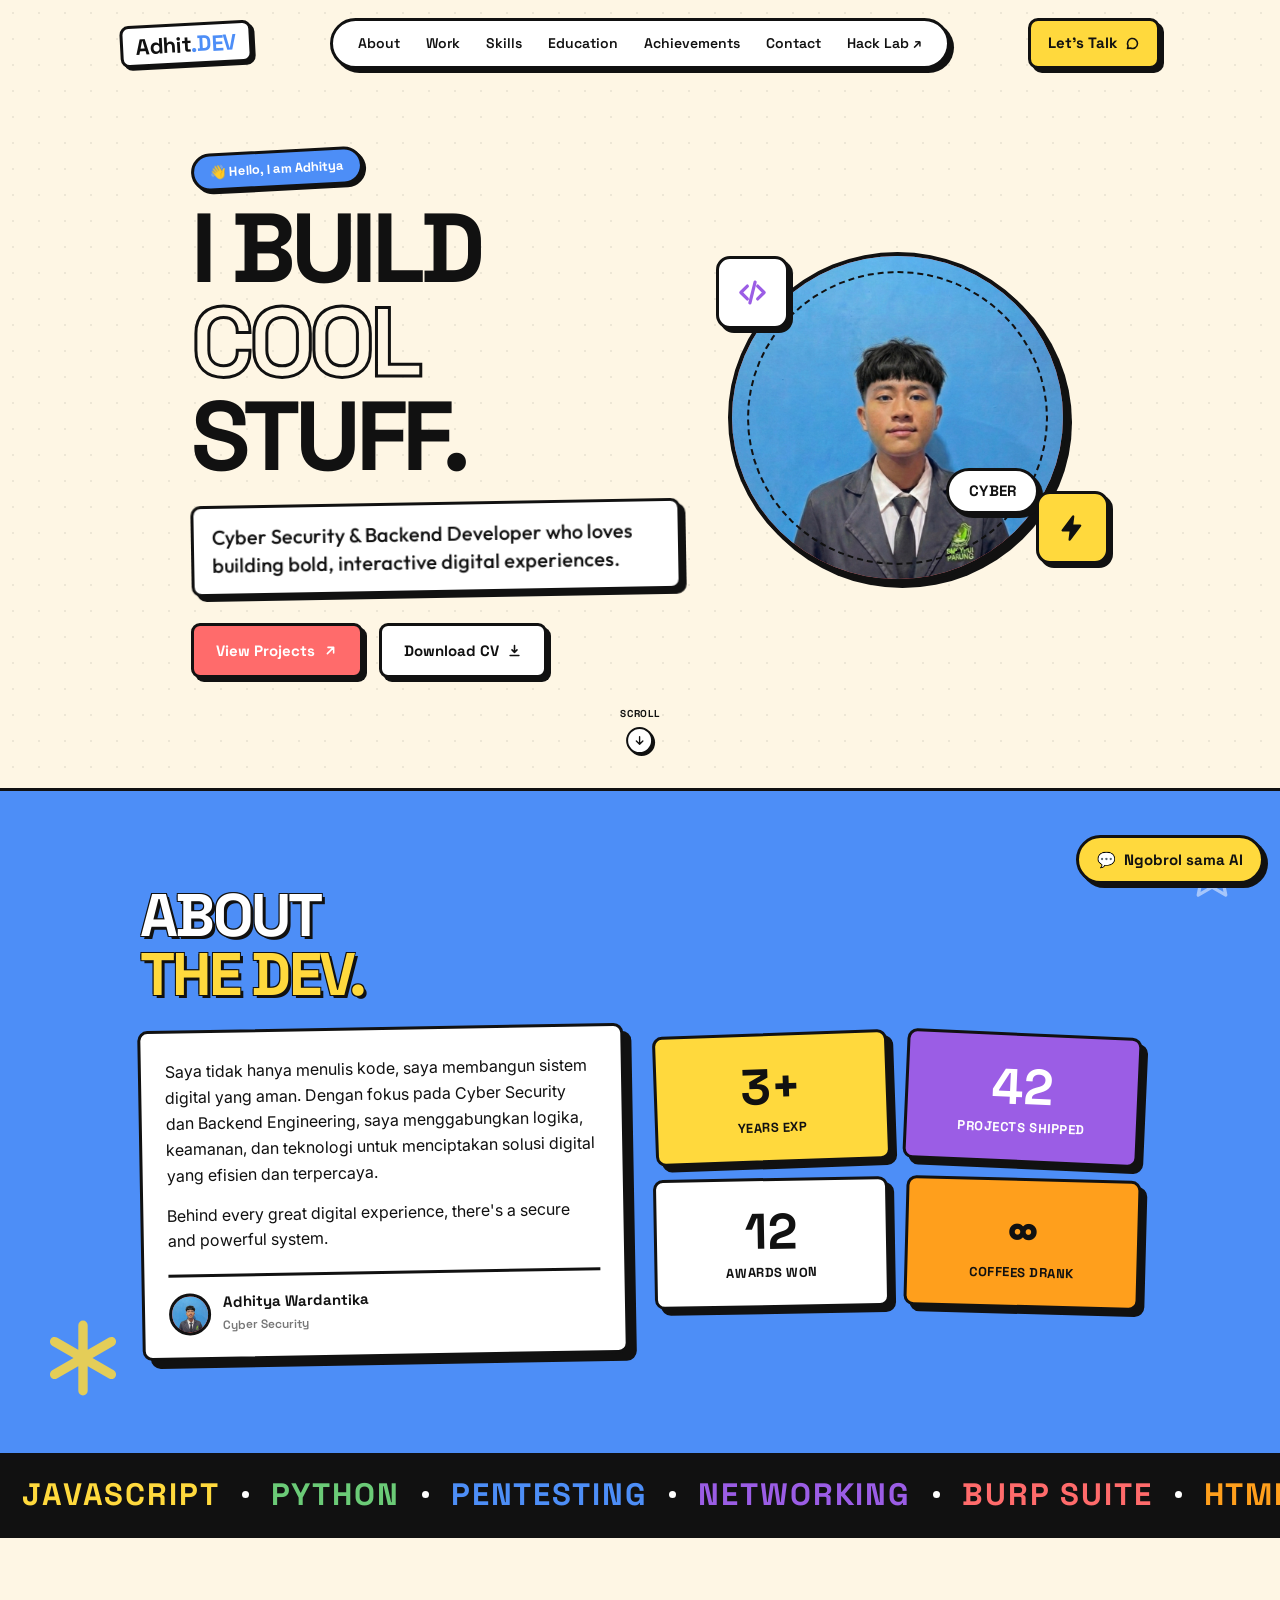
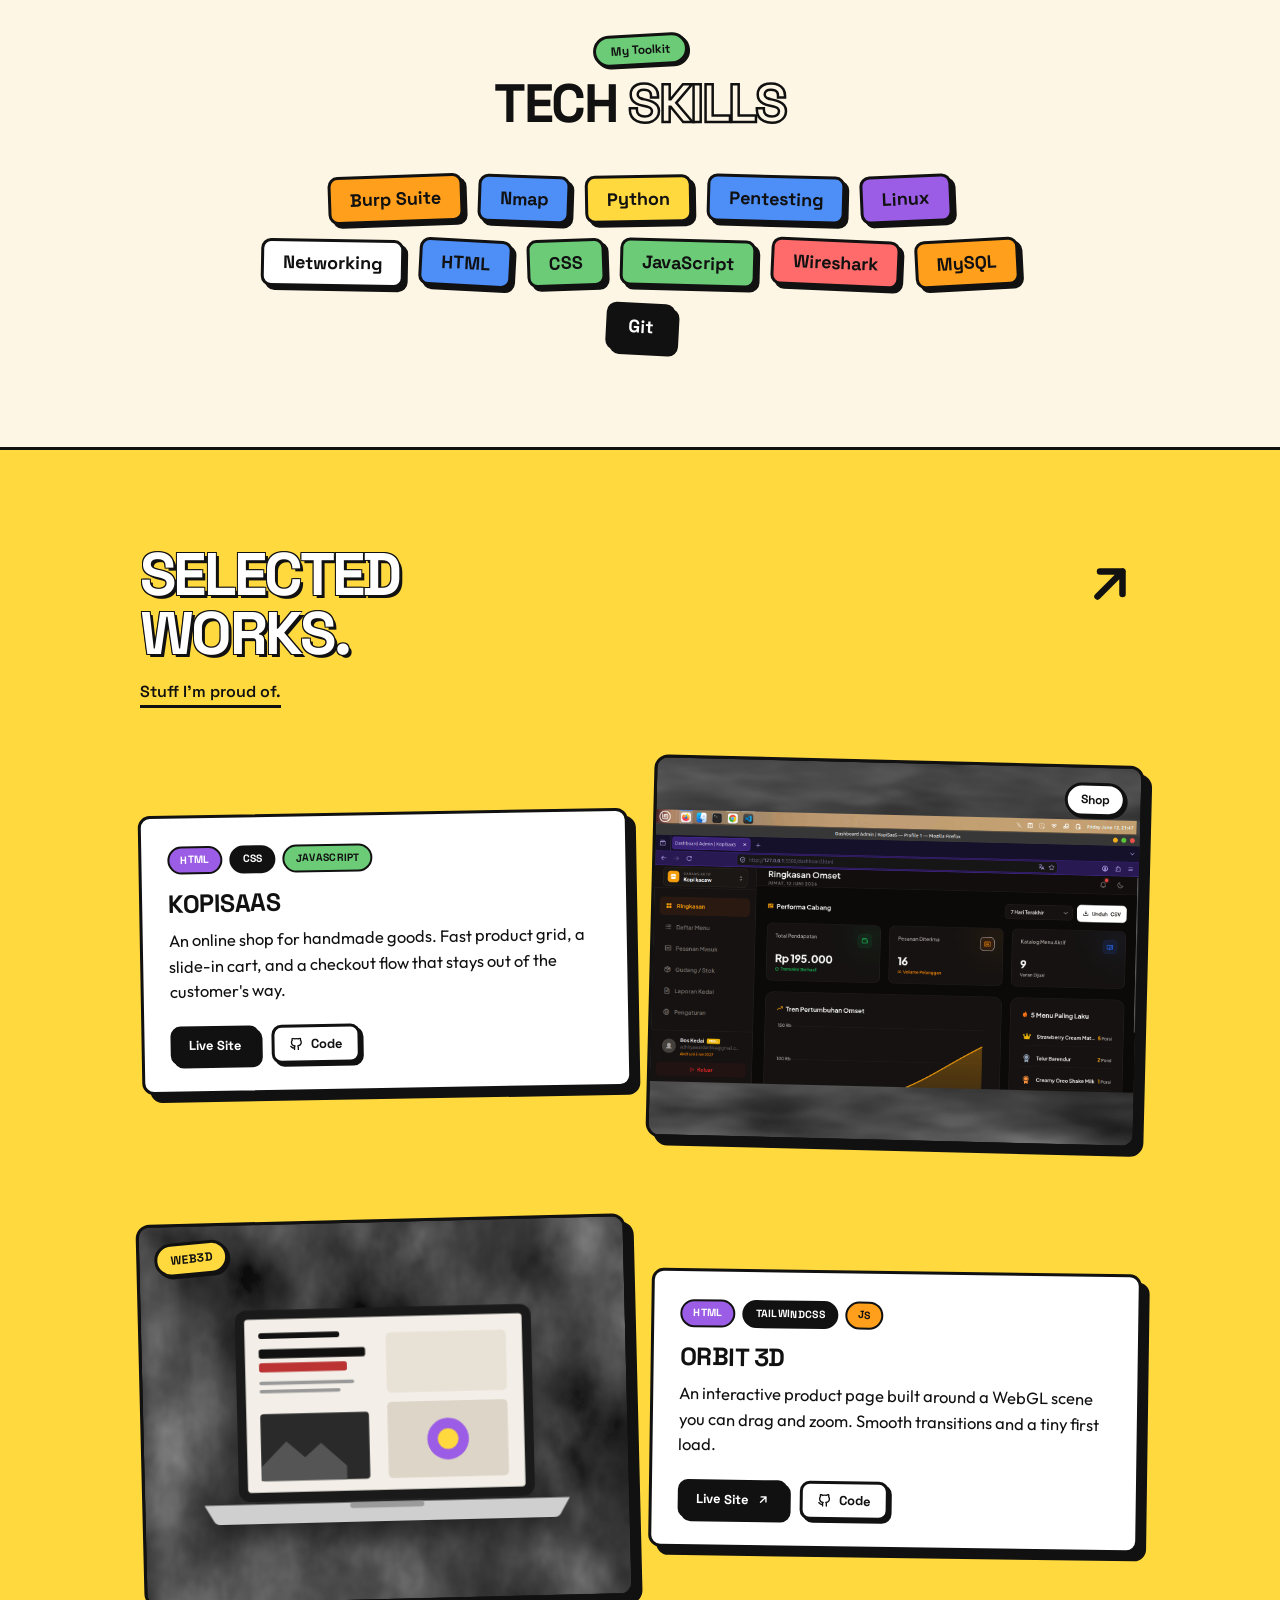
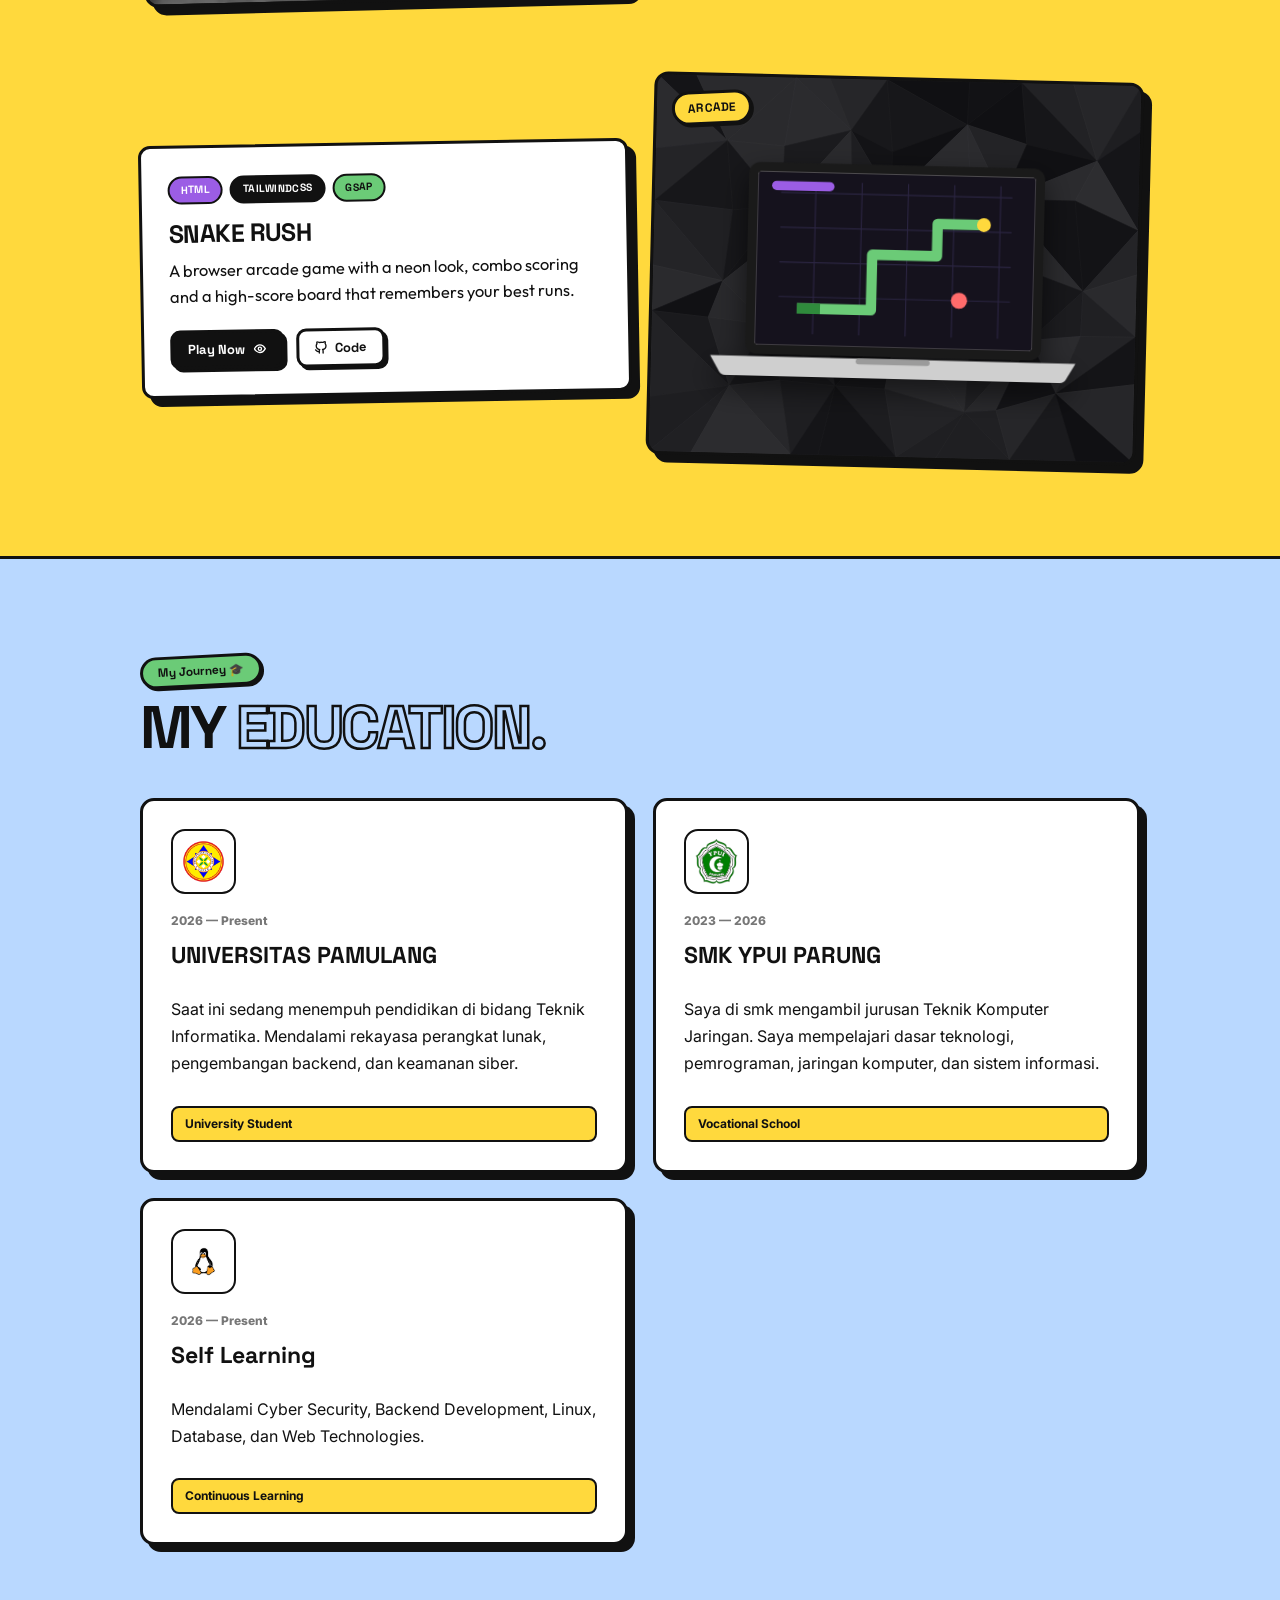
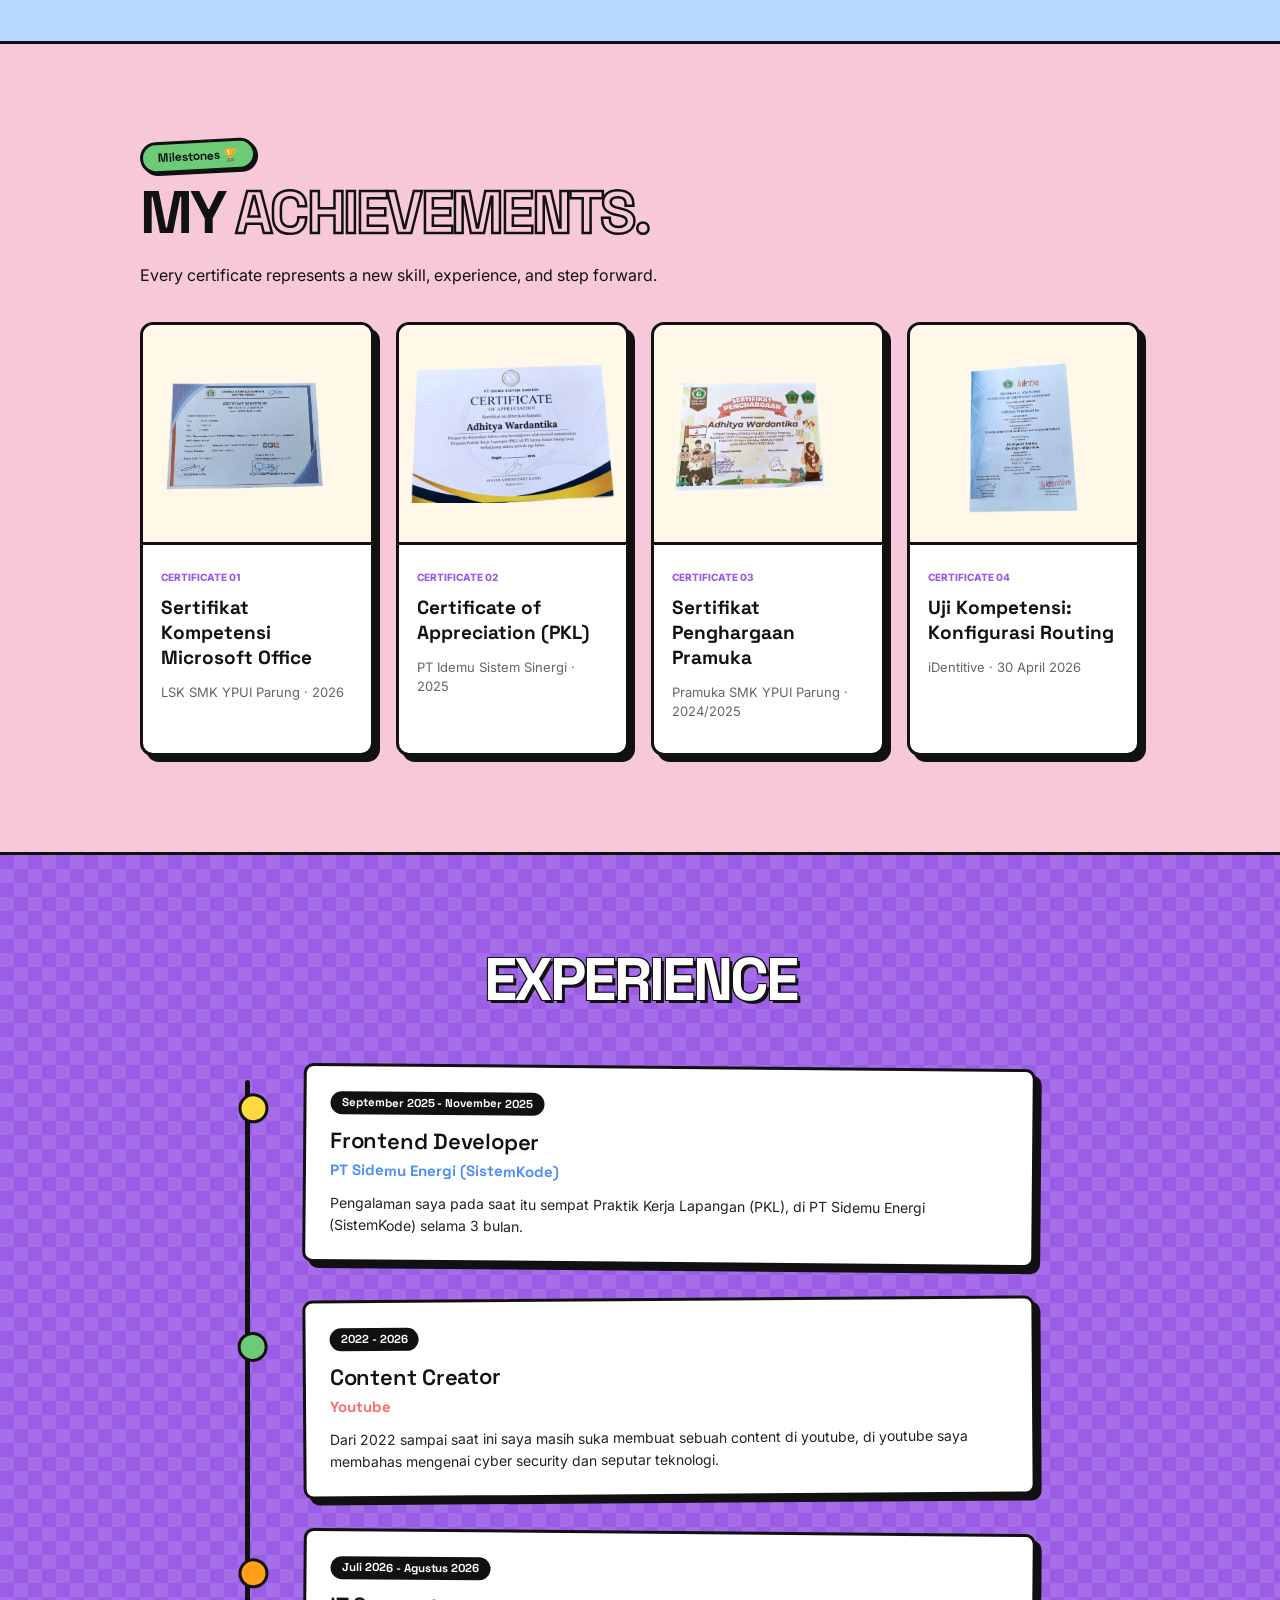
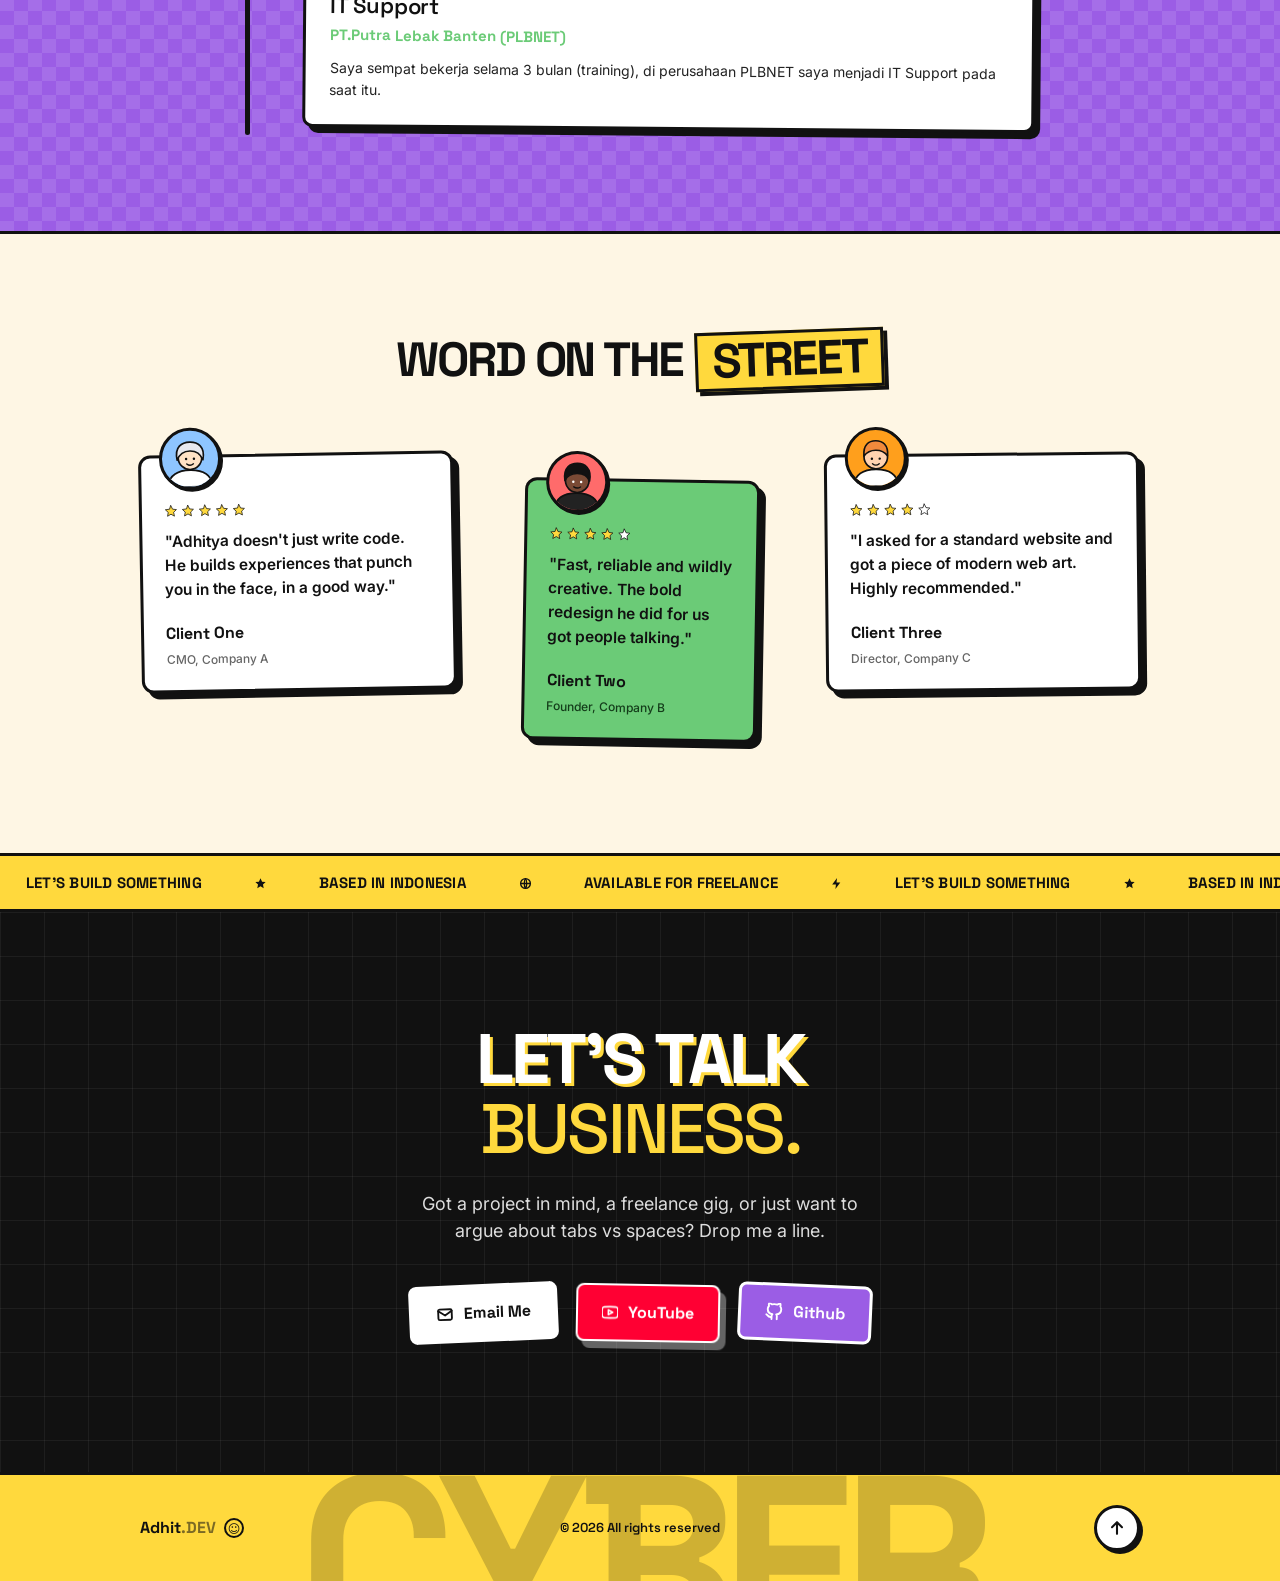
<file: index.html>
<!doctype html>
<html lang="en">
<head>
  <meta charset="utf-8">
  <meta name="viewport" content="width=device-width, initial-scale=1">
  <title>Adhitya Wardantika</title>
  <meta name="description" content="Portfolio of Adhitya Wardantika, frontend developer and UI/UX designer.">

  <!-- Fonts: Space Grotesk (headings), Inter (body), Outfit (hero text) -->
  <link rel="preconnect" href="https://fonts.googleapis.com">
  <link rel="preconnect" href="https://fonts.gstatic.com" crossorigin>
  <link rel="stylesheet" href="https://fonts.googleapis.com/css2?family=Inter:wght@400;500;600;700&family=Outfit:wght@400;500;600&family=Space+Grotesk:wght@500;600;700&display=swap">

  <!-- Styles -->
  <link rel="stylesheet" href="css/style.css">
  <link rel="stylesheet" href="css/ai.css">

  <script>document.documentElement.classList.add('js')</script>
</head>
<body>

<!-- ============ SVG LIBRARY (icons, avatar, laptop frame) ============ -->
<svg width="0" height="0" style="position:absolute" aria-hidden="true" focusable="false">
  <defs>
    <symbol id="i-ur" viewBox="0 0 24 24"><path d="M7 17 17 7M8 7h9v9"/></symbol>
    <symbol id="i-dl" viewBox="0 0 24 24"><path d="M12 4v11m0 0-4-4m4 4 4-4M5 20h14"/></symbol>
    <symbol id="i-chat" viewBox="0 0 24 24"><path d="M20 12a8 8 0 0 1-11.6 7.1L4 20l1-4.2A8 8 0 1 1 20 12Z"/></symbol>
    <symbol id="i-gh" viewBox="0 0 24 24"><path d="M9 19c-5 1.5-5-2.5-7-3m14 6v-3.87a3.37 3.37 0 0 0-.94-2.61c3.14-.35 6.44-1.54 6.44-7A5.44 5.44 0 0 0 20 4.77 5.07 5.07 0 0 0 19.91 1S18.73.65 16 2.48a13.38 13.38 0 0 0-7 0C6.27.65 5.09 1 5.09 1A5.07 5.07 0 0 0 5 4.77a5.44 5.44 0 0 0-1.5 3.78c0 5.42 3.3 6.61 6.44 7A3.37 3.37 0 0 0 9 18.13V22"/></symbol>
    <symbol id="i-in" viewBox="0 0 24 24"><path d="M16 8a6 6 0 0 1 6 6v7h-4v-7a2 2 0 0 0-2-2 2 2 0 0 0-2 2v7h-4v-7a6 6 0 0 1 6-6z"/><rect x="2" y="9" width="4" height="12"/><circle cx="4" cy="4" r="2"/></symbol>
    <symbol id="i-mail" viewBox="0 0 24 24"><rect x="3" y="5" width="18" height="14" rx="2"/><path d="m3 7 9 6 9-6"/></symbol>
    <symbol id="i-bolt" viewBox="0 0 24 24"><path d="M13 2 4 14h7l-1 8 9-12h-7z" stroke-linejoin="round"/></symbol>
    <symbol id="i-code" viewBox="0 0 24 24"><path d="m8 7-5 5 5 5m8-10 5 5-5 5M14 4l-4 16"/></symbol>
    <symbol id="i-eye" viewBox="0 0 24 24"><path d="M2 12s4-7 10-7 10 7 10 7-4 7-10 7S2 12 2 12Z"/><circle cx="12" cy="12" r="3"/></symbol>
    <symbol id="i-down" viewBox="0 0 24 24"><path d="M12 5v14m0 0-6-6m6 6 6-6"/></symbol>
    <symbol id="i-up" viewBox="0 0 24 24"><path d="M12 19V5m0 0-6 6m6-6 6 6"/></symbol>
    <symbol id="i-star" viewBox="0 0 24 24"><path d="M12 2.5l2.9 6.1 6.6.8-4.9 4.6 1.3 6.6L12 17.2 6.1 20.6l1.3-6.6L2.5 9.4l6.6-.8z" stroke-linejoin="round"/></symbol>
    <symbol id="i-globe" viewBox="0 0 24 24"><circle cx="12" cy="12" r="9"/><path d="M3 12h18M12 3c3 3 3 15 0 18M12 3c-3 3-3 15 0 18"/></symbol>

    <!-- original cartoon avatar (shoulders + head) -->
    <symbol id="avatar" viewBox="0 0 300 300">
      <g stroke="#111" stroke-width="5" stroke-linejoin="round" stroke-linecap="round">
        <path d="M6 302 C10 248 66 216 150 216 C234 216 290 248 294 302 Z" fill="#fff"/>
        <g fill="#111" stroke="none">
          <circle cx="52" cy="272" r="9"/><circle cx="96" cy="250" r="7"/><ellipse cx="86" cy="288" rx="10" ry="8"/>
          <circle cx="148" cy="278" r="10"/><circle cx="196" cy="252" r="7"/><ellipse cx="214" cy="288" rx="10" ry="8"/>
          <circle cx="250" cy="270" r="9"/><circle cx="170" cy="300" r="8"/><circle cx="118" cy="302" r="8"/>
        </g>
        <path d="M128 182 L128 224 C138 236 162 236 172 224 L172 182 Z" fill="#FFE2C6"/>
        <path d="M116 214 L146 244 L126 256 L100 226 Z" fill="#fff"/>
        <path d="M184 214 L154 244 L174 256 L200 226 Z" fill="#fff"/>
        <ellipse cx="99" cy="140" rx="9" ry="14" fill="#FFE2C6"/>
        <ellipse cx="201" cy="140" rx="9" ry="14" fill="#FFE2C6"/>
        <path d="M100 126 C100 90 124 80 150 80 C176 80 200 90 200 126 C200 166 178 194 150 194 C122 194 100 166 100 126Z" fill="#FFE2C6"/>
        <path d="M95 130 C82 84 110 50 150 52 C166 34 206 44 208 84 C214 102 210 120 205 136 C199 113 187 101 168 97 C150 113 118 111 95 130Z" fill="#111"/>
        <ellipse cx="129" cy="140" rx="8" ry="10" fill="#fff"/>
        <ellipse cx="172" cy="140" rx="8" ry="10" fill="#fff"/>
        <circle cx="131" cy="142" r="3.6" fill="#111" stroke="none"/>
        <circle cx="174" cy="142" r="3.6" fill="#111" stroke="none"/>
        <path d="M117 122 Q128 114 140 120M160 120 Q172 114 184 122" fill="none" stroke-width="4"/>
        <path d="M150 148 Q145 162 153 164" fill="none" stroke-width="3.5"/>
        <ellipse cx="152" cy="178" rx="5.5" ry="7" fill="#111"/>
      </g>
    </symbol>

    <!-- laptop frame used by the project cards -->
    <g id="laptop">
      <rect x="52" y="14" width="256" height="166" rx="10" fill="#1a1a1a"/>
      <rect x="60" y="22" width="240" height="150" rx="3" fill="#f3efe8"/>
      <path d="M22 182h316l-8 14a6 6 0 0 1-5 3H35a6 6 0 0 1-5-3z" fill="#cfcfcf"/>
      <rect x="148" y="182" width="64" height="5" rx="2.5" fill="#9b9b9b"/>
    </g>
  </defs>
</svg>

<!-- ============ HEADER ============ -->
<header class="hdr">
  <div class="hdr-in">
    <a class="logo" href="#home" aria-label="Back to top">Adhit<b>.DEV</b></a>
    <nav class="nav" aria-label="Main">
  <a href="#about">About</a>
<a href="#work">Work</a>
<a href="#skills">Skills</a>
<a href="#education">Education</a>
<a href="#achievements">Achievements</a>
<a href="#contact">Contact</a>
<a href="lab.html">Hack Lab ↗</a>
</nav>
    <a class="cta" href="#contact"><span>Let's Talk</span><svg class="ico" style="font-size:15px"><use href="#i-chat"/></svg></a>
    <button class="menu-btn" id="menuBtn" aria-expanded="false" aria-controls="mnav">Menu</button>
  </div>
  <nav class="mnav" id="mnav" aria-label="Mobile">
    <a href="#about">About</a><a href="#work">Work</a><a href="#skills">Skills</a><a href="#education">Education</a><a href="#achievements">Achievements</a><a href="#contact">Contact</a><a href="lab.html">Hack Lab ↗</a>
  </nav>
</header>

<main>
<!-- ============ HERO ============ -->
<section class="sec hero" id="home">
  <div class="in hero-grid">
    <div>
      <span class="badge">👋 Hello, I am Adhitya</span>
      <h1 class="hero-title">
        <span class="ln">I Build</span>
        <span class="ln out">Cool</span>
        <span class="ln">Stuff.</span>
      </h1>
      <p class="lead">Cyber Security &amp; Backend Developer who loves building bold, interactive digital experiences.</p>
      <div class="hero-btns">
        <a class="btn coral" href="#work" style="--rh:-2deg">View Projects <svg class="ico"><use href="#i-ur"/></svg></a>
        <a class="btn" href="#" id="cvBtn" style="--rh:2deg">Download CV <svg class="ico"><use href="#i-dl"/></svg></a>
      </div>
    </div>
    <div class="hero-vis">
      <div class="ring"><img src="assets/images/adhitya.jpeg" alt="Foto Adhitya"></div>
      <div class="fl code"><svg class="ico" style="width:1em;height:1em"><use href="#i-code"/></svg></div>
      <div class="fl pill">CYBER</div>
      <div class="fl bolt"><svg class="ico fill" style="stroke:var(--ink);stroke-width:2"><use href="#i-bolt"/></svg></div>
    </div>
  </div>
  <div class="scroll" aria-hidden="true">SCROLL<i><svg class="ico"><use href="#i-down"/></svg></i></div>
</section>

<!-- ============ ABOUT ============ -->
<section class="sec about" id="about">
  <div class="in">
    <h2 class="h2 sh reveal">About<br><span class="y">The Dev.</span></h2>
    <div class="about-grid">
      <div class="about-card reveal">
        <p>Saya tidak hanya menulis kode, saya membangun sistem digital yang aman. Dengan fokus pada Cyber Security dan Backend Engineering, saya menggabungkan logika, keamanan, dan teknologi untuk menciptakan solusi digital yang efisien dan terpercaya.</p>
        <p>Behind every great digital experience, there's a secure and powerful system.</p>
        <hr>
        <div class="who">
          <div class="mini"><img src="assets/images/adhitya.jpeg" alt="Foto Adhitya"></div>
          <div><b>Adhitya Wardantika</b><small>Cyber Security</small></div>
        </div>
      </div>
      <!-- dummy numbers: replace with your own -->
      <div class="stats">
        <div class="stat y reveal" style="--rot:-2deg"><span class="n"><span class="count" data-to="3">3</span>+</span><span class="l">Years Exp</span></div>
        <div class="stat p reveal" style="--rot:2.5deg"><span class="n"><span class="count" data-to="42">42</span></span><span class="l">Projects Shipped</span></div>
        <div class="stat w reveal" style="--rot:-1deg"><span class="n"><span class="count" data-to="12">12</span></span><span class="l">Awards Won</span></div>
        <div class="stat o reveal" style="--rot:1.5deg"><span class="n">∞</span><span class="l">Coffees Drank</span></div>
      </div>
    </div>
    <svg class="deco ast" viewBox="0 0 100 100" fill="none" stroke="currentColor" stroke-width="12" stroke-linecap="round" aria-hidden="true"><path d="M50 8v84M13.6 29l72.8 42M13.6 71l72.8-42"/></svg>
    <svg class="deco star" viewBox="0 0 24 24" fill="none" stroke="currentColor" stroke-width="1.4" stroke-linejoin="round" aria-hidden="true"><path d="M12 2.5l2.9 6.1 6.6.8-4.9 4.6 1.3 6.6L12 17.2 6.1 20.6l1.3-6.6L2.5 9.4l6.6-.8z"/></svg>
  </div>
</section>

<!-- ============ MARQUEE (tech) ============ -->
<div class="mq dark" aria-hidden="true">
  <div class="track"><div class="grp">
    <span class="c1">JavaScript</span><i></i><span class="c2">Python</span><i></i><span class="c3">Pentesting</span><i></i><span class="c4">Networking</span><i></i><span class="c5">Burp Suite</span><i></i><span class="c6">HTML</span><i></i><span class="c1">Wireshark</span><i></i><span class="c2">Nmap</span><i></i>
  </div></div>
</div>

<!-- ============ SKILLS ============ -->
<section class="sec skills" id="skills">
  <div class="in">
    <span class="pill-g reveal">My Toolkit</span>
    <h2 class="h2 reveal">Tech <span class="out">Skills</span></h2>
    <div class="chips">
      <span class="chip k-o reveal" style="--rot:-2deg">Burp Suite</span>
      <span class="chip k-b reveal" style="--rot:2deg">Nmap</span>
      <span class="chip k-y reveal" style="--rot:-1deg">Python</span>
      <span class="chip k-b reveal" style="--rot:1.5deg">Pentesting</span>
      <span class="chip k-p reveal" style="--rot:-2.5deg">Linux</span>
      <span class="chip k-w reveal" style="--rot:1deg">Networking</span>
      <span class="chip k-b reveal" style="--rot:3deg">HTML</span>
      <span class="chip k-g reveal" style="--rot:-2deg">CSS</span>
      <span class="chip k-g reveal" style="--rot:1.5deg">JavaScript</span>
      <span class="chip k-c reveal" style="--rot:2.5deg">Wireshark</span>
      <span class="chip k-o reveal" style="--rot:-3deg">MySQL</span>
      <span class="chip k-k reveal" style="--rot:3deg">Git</span>
    </div>
  </div>
</section>

<!-- ============ WORKS (dummy projects: replace) ============ -->
<section class="sec works" id="work">
  <div class="in">
    <div class="works-hd">
      <div>
        <h2 class="h2 sh reveal">Selected<br>Works.</h2>
        <span class="sub">Stuff I'm proud of.</span>
      </div>
      <a class="big" href="#" data-soon aria-label="All projects"><svg class="ico"><use href="#i-ur"/></svg></a>
    </div>

    <article class="work">
      <div class="info reveal">
        <div class="tags"><span class="tag p">HTML</span><span class="tag k">CSS</span><span class="tag g">JavaScript</span></div>
        <h3>KopiSaas</h3>
        <p>An online shop for handmade goods. Fast product grid, a slide-in cart, and a checkout flow that stays out of the customer's way.</p>
       <div class="row">
    <a
        class="btn dark sm"
        href="https://kopisaas.vercel.app"
        target="_blank"
        rel="noopener noreferrer"
    >
        Live Site
    </a>

    <a
        class="btn sm"
        href="LINK_GITHUB_KAMU"
        target="_blank"
        rel="noopener noreferrer"
    >
        <svg class="ico">
            <use href="#i-gh"/>
        </svg>
        Code
    </a>
</div>
      </div>
      <div class="shot reveal">
        <svg class="bg" viewBox="0 0 400 310" preserveAspectRatio="none" aria-hidden="true"><filter id="fw" x="0" y="0" width="100%" height="100%"><feTurbulence type="fractalNoise" baseFrequency=".006 .02" numOctaves="4" seed="11"/><feColorMatrix type="saturate" values="0"/><feComponentTransfer><feFuncR type="gamma" amplitude="1.2" exponent="2.6" offset="-.03"/><feFuncG type="gamma" amplitude="1.2" exponent="2.6" offset="-.03"/><feFuncB type="gamma" amplitude="1.2" exponent="2.6" offset="-.03"/></feComponentTransfer></filter><rect width="400" height="310" fill="#202020"/><rect width="400" height="310" filter="url(#fw)" opacity=".95"/></svg>
        <span class="lbl r">Shop</span>
        <img class="shot-img" src="assets/images/dashboard.png" alt="Dashboard KopiSaas" loading="lazy">
      </div>
    </article>

    <article class="work rev">
      <div class="info reveal">
        <div class="tags"><span class="tag p">HTML</span><span class="tag k">TailwindCSS</span><span class="tag o">JS</span></div>
        <h3>Orbit 3D</h3>
        <p>An interactive product page built around a WebGL scene you can drag and zoom. Smooth transitions and a tiny first load.</p>
        <div class="row"><a class="btn dark sm" href="#" data-soon>Live Site <svg class="ico"><use href="#i-ur"/></svg></a><a class="btn sm" href="#" data-soon><svg class="ico"><use href="#i-gh"/></svg> Code</a></div>
      </div>
      <div class="shot reveal">
        <svg class="bg" viewBox="0 0 400 310" preserveAspectRatio="none" aria-hidden="true"><filter id="fs" x="0" y="0" width="100%" height="100%"><feTurbulence type="fractalNoise" baseFrequency=".012 .008" numOctaves="5" seed="3"/><feColorMatrix type="saturate" values="0"/><feComponentTransfer><feFuncR type="gamma" amplitude="1.3" exponent="2.8" offset="-.02"/><feFuncG type="gamma" amplitude="1.3" exponent="2.8" offset="-.02"/><feFuncB type="gamma" amplitude="1.3" exponent="2.8" offset="-.02"/></feComponentTransfer></filter><rect width="400" height="310" fill="#1b1b1b"/><rect width="400" height="310" filter="url(#fs)"/></svg>
        <span class="lbl l">Web3D</span>
        <svg class="lap" viewBox="0 0 360 215" aria-hidden="true"><use href="#laptop"/>
          <rect x="72" y="34" width="70" height="5" rx="2" fill="#111"/><rect x="72" y="48" width="92" height="8" rx="2" fill="#111"/><rect x="72" y="60" width="76" height="8" rx="2" fill="#b33"/><rect x="72" y="76" width="82" height="3" rx="1.5" fill="#999"/><rect x="72" y="83" width="70" height="3" rx="1.5" fill="#999"/>
          <rect x="72" y="104" width="94" height="58" rx="3" fill="#2a2a2a"/><path d="M72 150l22-22 16 14 14-12 22 20v12H72z" fill="#555"/>
          <rect x="182" y="36" width="104" height="52" rx="4" fill="#e8e1d6"/><rect x="182" y="96" width="104" height="66" rx="4" fill="#ddd5c8"/><circle cx="234" cy="129" r="18" fill="#9B5DE5"/><circle cx="234" cy="129" r="9" fill="#FFD93D"/>
        </svg>
      </div>
    </article>

    <article class="work">
      <div class="info reveal">
        <div class="tags"><span class="tag p">HTML</span><span class="tag k">TailwindCSS</span><span class="tag g">GSAP</span></div>
        <h3>Snake Rush</h3>
        <p>A browser arcade game with a neon look, combo scoring and a high-score board that remembers your best runs.</p>
        <div class="row"><a class="btn dark sm" href="#" data-soon>Play Now <svg class="ico"><use href="#i-eye"/></svg></a><a class="btn sm" href="#" data-soon><svg class="ico"><use href="#i-gh"/></svg> Code</a></div>
      </div>
      <div class="shot reveal">
        <svg class="bg" id="polybg" viewBox="0 0 400 310" preserveAspectRatio="none" aria-hidden="true"><rect width="400" height="310" fill="#141414"/></svg>
        <span class="lbl l">Arcade</span>
        <svg class="lap" viewBox="0 0 360 215" aria-hidden="true"><use href="#laptop"/>
          <rect x="60" y="22" width="240" height="150" rx="3" fill="#15121d"/>
          <path d="M80 40h200M80 70h200M80 100h200M80 130h200M110 30v132M150 30v132M190 30v132M230 30v132M270 30v132" stroke="#2a2440" stroke-width="1"/>
          <path d="M96 140h64V92h56V64h40" fill="none" stroke="#6BCB77" stroke-width="9" stroke-linejoin="round"/>
          <path d="M96 140h20" fill="none" stroke="#2f8a3c" stroke-width="9"/>
          <circle cx="256" cy="64" r="6" fill="#FFD93D"/><circle cx="236" cy="130" r="7" fill="#FF6B6B"/>
          <rect x="72" y="30" width="54" height="8" rx="4" fill="#9B5DE5"/>
        </svg>
      </div>
    </article>
  </div>
</section>


<!-- EDUCATION -->
<section class="sec education" id="education">
  <div class="in">
    <span class="pill-g reveal">My Journey 🎓</span>
    <h2 class="h2 reveal">My <span class="out">Education.</span></h2>

    <div class="edu-grid">
      <article class="edu-card reveal">
 <div class="edu-icon campus-logo">
  <img src="assets/images/unpam.png" alt="Logo Kampus">
</div>
  <span class="edu-year">2026 — Present</span>

  <h3>UNIVERSITAS PAMULANG</h3>

  <p>
    Saat ini sedang menempuh pendidikan di bidang Teknik Informatika. Mendalami rekayasa perangkat lunak, pengembangan backend, dan keamanan siber.
  </p>

  <span class="edu-tag">University Student</span>
</article>

      <article class="edu-card reveal">
       <div class="edu-icon campus-logo">
  <img src="assets/images/ypui.png" alt="Logo Kampus">
</div>
        <span class="edu-year">2023 — 2026</span>
        <h3>SMK YPUI PARUNG</h3>
        <p>
          Saya di smk mengambil jurusan Teknik Komputer Jaringan. Saya mempelajari dasar teknologi,
          pemrograman, jaringan komputer, dan sistem informasi.
        </p>
        <span class="edu-tag">Vocational School</span>
      </article>

      <article class="edu-card reveal">
        <div class="edu-icon campus-logo">
  <img src="assets/images/linuxx.png" alt="Logo Kampus">
</div>
        <span class="edu-year">2026 — Present</span>
        <h3>Self Learning</h3>
        <p>
          Mendalami Cyber Security, Backend Development,
          Linux, Database, dan Web Technologies.
        </p>
        <span class="edu-tag">Continuous Learning</span>
      </article>
    </div>
  </div>
</section>

<!-- ACHIEVEMENTS -->
<section class="sec achievements" id="achievements">
  <div class="in">
    <span class="pill-g reveal">Milestones 🏆</span>
    <h2 class="h2 reveal">My <span class="out">Achievements.</span></h2>

    <p class="achievement-desc reveal">
      Every certificate represents a new skill,
      experience, and step forward.
    </p>

    <div class="achievement-grid">

      <article class="achievement-card reveal">
        <button type="button" class="certificate" data-zoom="assets/images/lskk.png" aria-label="Perbesar Sertifikat Kompetensi Microsoft Office">
          <img src="assets/images/lskk.png" alt="Sertifikat Kompetensi Microsoft Office" loading="lazy">
        </button>
        <div class="achievement-info">
          <span>CERTIFICATE 01</span>
          <h3>Sertifikat Kompetensi Microsoft Office</h3>
          <p>LSK SMK YPUI Parung · 2026</p>
        </div>
      </article>

      <article class="achievement-card reveal">
        <button type="button" class="certificate" data-zoom="assets/images/pkll.png" aria-label="Perbesar Certificate of Appreciation (PKL)">
          <img src="assets/images/pkll.png" alt="Certificate of Appreciation (PKL)" loading="lazy">
        </button>
        <div class="achievement-info">
          <span>CERTIFICATE 02</span>
          <h3>Certificate of Appreciation (PKL)</h3>
          <p>PT Idemu Sistem Sinergi · 2025</p>
        </div>
      </article>

      <article class="achievement-card reveal">
        <button type="button" class="certificate" data-zoom="assets/images/pramukaa.png" aria-label="Perbesar Sertifikat Penghargaan Pramuka">
          <img src="assets/images/pramukaa.png" alt="Sertifikat Penghargaan Pramuka" loading="lazy">
        </button>
        <div class="achievement-info">
          <span>CERTIFICATE 03</span>
          <h3>Sertifikat Penghargaan Pramuka</h3>
          <p>Pramuka SMK YPUI Parung · 2024/2025</p>
        </div>
      </article>

      <article class="achievement-card reveal">
        <button type="button" class="certificate" data-zoom="assets/images/ukomm.png" aria-label="Perbesar Uji Kompetensi: Konfigurasi Routing">
          <img src="assets/images/ukomm.png" alt="Uji Kompetensi: Konfigurasi Routing" loading="lazy">
        </button>
        <div class="achievement-info">
          <span>CERTIFICATE 04</span>
          <h3>Uji Kompetensi: Konfigurasi Routing</h3>
          <p>iDentitive · 30 April 2026</p>
        </div>
      </article>

    </div>
  </div>
</section>


<!-- ============ EXPERIENCE (dummy: replace) ============ -->
<section class="sec exp" id="experience">
  <div class="in">
    <h2 class="h2 sh reveal">Experience</h2>
    <div class="tl">
      <div class="job reveal">
        <span class="date">September 2025 - November 2025</span>
        <h3>Frontend Developer</h3>
        <div class="co" style="color:var(--blue)">PT Sidemu Energi (SistemKode)</div>
        <p>Pengalaman saya pada saat itu sempat Praktik Kerja Lapangan (PKL), di PT Sidemu Energi (SistemKode) selama 3 bulan.</p>
      </div>
      <div class="job reveal">
        <span class="date">2022 - 2026</span>
        <h3>Content Creator</h3>
        <div class="co" style="color:var(--coral)">Youtube</div>
        <p>Dari 2022 sampai saat ini saya masih suka membuat sebuah content di youtube, di youtube saya membahas mengenai cyber security dan seputar teknologi.</p>
      </div>
      <div class="job reveal">
        <span class="date">Juli 2026 - Agustus 2026</span>
        <h3>IT Support</h3>
        <div class="co" style="color:var(--green)">PT.Putra Lebak Banten (PLBNET)</div>
        <p>Saya sempat bekerja selama 3 bulan (training), di perusahaan PLBNET saya menjadi IT Support pada saat itu.</p>
      </div>
    </div>
  </div>
</section>

<!-- ============ TESTIMONIALS (dummy: replace) ============ -->
<section class="sec talk" id="testimonials">
  <div class="in">
    <h2 class="h2 reveal">Word on the <em>Street</em></h2>
    <div class="quotes">
      <figure class="q reveal" style="--rot:-1deg;margin:0">
        <div class="av" style="background:#8EC5FF"><svg viewBox="0 0 100 100"><path d="M10 100C12 76 30 70 50 70s38 6 40 30z" fill="#fff" stroke="#111" stroke-width="3"/><circle cx="50" cy="48" r="21" fill="#FFE2C6" stroke="#111" stroke-width="3"/><path d="M27 52C22 28 36 20 50 20s28 8 23 32c-4-10-10-16-23-16s-19 6-23 16z" fill="#E8E8EE" stroke="#111" stroke-width="3" stroke-linejoin="round"/><circle cx="43" cy="50" r="2.2" fill="#111"/><circle cx="57" cy="50" r="2.2" fill="#111"/><path d="M44 59q6 5 12 0" fill="none" stroke="#111" stroke-width="2.5" stroke-linecap="round"/></svg></div>
        <div class="stars"><svg class="ico"><use href="#i-star"/></svg><svg class="ico"><use href="#i-star"/></svg><svg class="ico"><use href="#i-star"/></svg><svg class="ico"><use href="#i-star"/></svg><svg class="ico"><use href="#i-star"/></svg></div>
        <blockquote>"Adhitya doesn't just write code. He builds experiences that punch you in the face, in a good way."</blockquote>
        <b>Client One</b><small>CMO, Company A</small>
      </figure>
      <figure class="q mid reveal" style="--rot:1deg;margin-top:26px">
        <div class="av" style="background:#FF6B6B"><svg viewBox="0 0 100 100"><path d="M10 100C12 76 30 70 50 70s38 6 40 30z" fill="#222" stroke="#111" stroke-width="3"/><circle cx="50" cy="48" r="21" fill="#7a4a35" stroke="#111" stroke-width="3"/><path d="M28 48C24 24 38 17 50 17s26 7 22 31c-4-9-10-13-22-13s-18 4-22 13z" fill="#111" stroke="#111" stroke-width="3" stroke-linejoin="round"/><circle cx="43" cy="50" r="2.2" fill="#fff"/><circle cx="57" cy="50" r="2.2" fill="#fff"/><path d="M44 59q6 4 12 0" fill="none" stroke="#111" stroke-width="2.5" stroke-linecap="round"/></svg></div>
        <div class="stars"><svg class="ico"><use href="#i-star"/></svg><svg class="ico"><use href="#i-star"/></svg><svg class="ico"><use href="#i-star"/></svg><svg class="ico"><use href="#i-star"/></svg><svg class="ico off"><use href="#i-star"/></svg></div>
        <blockquote>"Fast, reliable and wildly creative. The bold redesign he did for us got people talking."</blockquote>
        <b>Client Two</b><small>Founder, Company B</small>
      </figure>
      <figure class="q reveal" style="--rot:-.6deg;margin:0">
        <div class="av" style="background:#FF9F1C"><svg viewBox="0 0 100 100"><path d="M10 100C12 76 30 70 50 70s38 6 40 30z" fill="#fff" stroke="#111" stroke-width="3"/><circle cx="50" cy="48" r="21" fill="#FFD2B0" stroke="#111" stroke-width="3"/><path d="M29 46C27 26 38 19 50 19s23 7 21 27c-6-8-12-10-21-10s-15 2-21 10z" fill="#F08A3C" stroke="#111" stroke-width="3" stroke-linejoin="round"/><circle cx="43" cy="51" r="2.2" fill="#111"/><circle cx="57" cy="51" r="2.2" fill="#111"/><path d="M44 60q6 5 12 0" fill="none" stroke="#111" stroke-width="2.5" stroke-linecap="round"/></svg></div>
        <div class="stars"><svg class="ico"><use href="#i-star"/></svg><svg class="ico"><use href="#i-star"/></svg><svg class="ico"><use href="#i-star"/></svg><svg class="ico"><use href="#i-star"/></svg><svg class="ico off"><use href="#i-star"/></svg></div>
        <blockquote>"I asked for a standard website and got a piece of modern web art. Highly recommended."</blockquote>
        <b>Client Three</b><small>Director, Company C</small>
      </figure>
    </div>
  </div>
</section>

<!-- ============ MARQUEE (yellow) ============ -->
<div class="mq yel" aria-hidden="true">
  <div class="track"><div class="grp">
    <span>Let's build something</span><span><svg class="ico fill"><use href="#i-star"/></svg></span>
    <span>Based in Indonesia</span><span><svg class="ico"><use href="#i-globe"/></svg></span>
    <span>Available for freelance</span><span><svg class="ico fill"><use href="#i-bolt"/></svg></span>
  </div></div>
</div>

<!-- ============ CONTACT ============ -->
<section class="sec contact" id="contact">
  <div class="bg2"></div>
  <div class="in">
    <h2 class="h2 reveal"><span class="w">Let's Talk</span><span class="b">Business.</span></h2>
    <p>Got a project in mind, a freelance gig, or just want to argue about tabs vs spaces? Drop me a line.</p>
    <div class="contact-btns">
      <a class="cbtn w" id="emailBtn" href="#"><svg class="ico" style="font-size:18px"><use href="#i-mail"/></svg> Email Me</a>
     
<a class="cbtn b youtube" id="liBtn"
   href="https://youtube.com/@adhityawrdntika?si=pE084xambz3sbZP3"
   target="_blank"
   rel="noopener noreferrer">

  <svg class="ico" viewBox="0 0 24 24"
       width="18" height="18"
       fill="currentColor">
    <path d="M23.5 6.2a3 3 0 0 0-2.1-2.1C19.5 3.6 12 3.6 12 3.6s-7.5 0-9.4.5A3 3 0 0 0 .5 6.2 31 31 0 0 0 0 12a31 31 0 0 0 .5 5.8 3 3 0 0 0 2.1 2.1c1.9.5 9.4.5 9.4.5s7.5 0 9.4-.5a3 3 0 0 0 2.1-2.1A31 31 0 0 0 24 12a31 31 0 0 0-.5-5.8ZM9.6 15.6V8.4l6.3 3.6-6.3 3.6Z"/>
  </svg>

  YouTube
</a>

      <a class="cbtn p" id="ghBtn" href="#" target="_blank" rel="noopener"><svg class="ico" style="font-size:18px"><use href="#i-gh"/></svg> Github</a>
    </div>
  </div>
</section>
</main>

<!-- ============ FOOTER ============ -->
<footer class="foot">
  <div class="big" aria-hidden="true">CYBER</div>
  <div class="foot-in">
    <a class="flogo" href="#home"><span>Adhit<span style="opacity:.55">.DEV</span></span><span class="sm" aria-hidden="true">☺</span></a>
    <small>© 2026 All rights reserved</small>
    <button class="top" id="topBtn" aria-label="Back to top"><svg class="ico"><use href="#i-up"/></svg></button>
  </div>
</footer>

<div class="toast" id="toast" role="status" aria-live="polite"></div>

<!-- Your links (email, LinkedIn, GitHub, CV) are edited at the top of js/main.js -->
<script src="js/main.js"></script>
<script src="js/ai.js"></script>
</body>
</html>
</file>
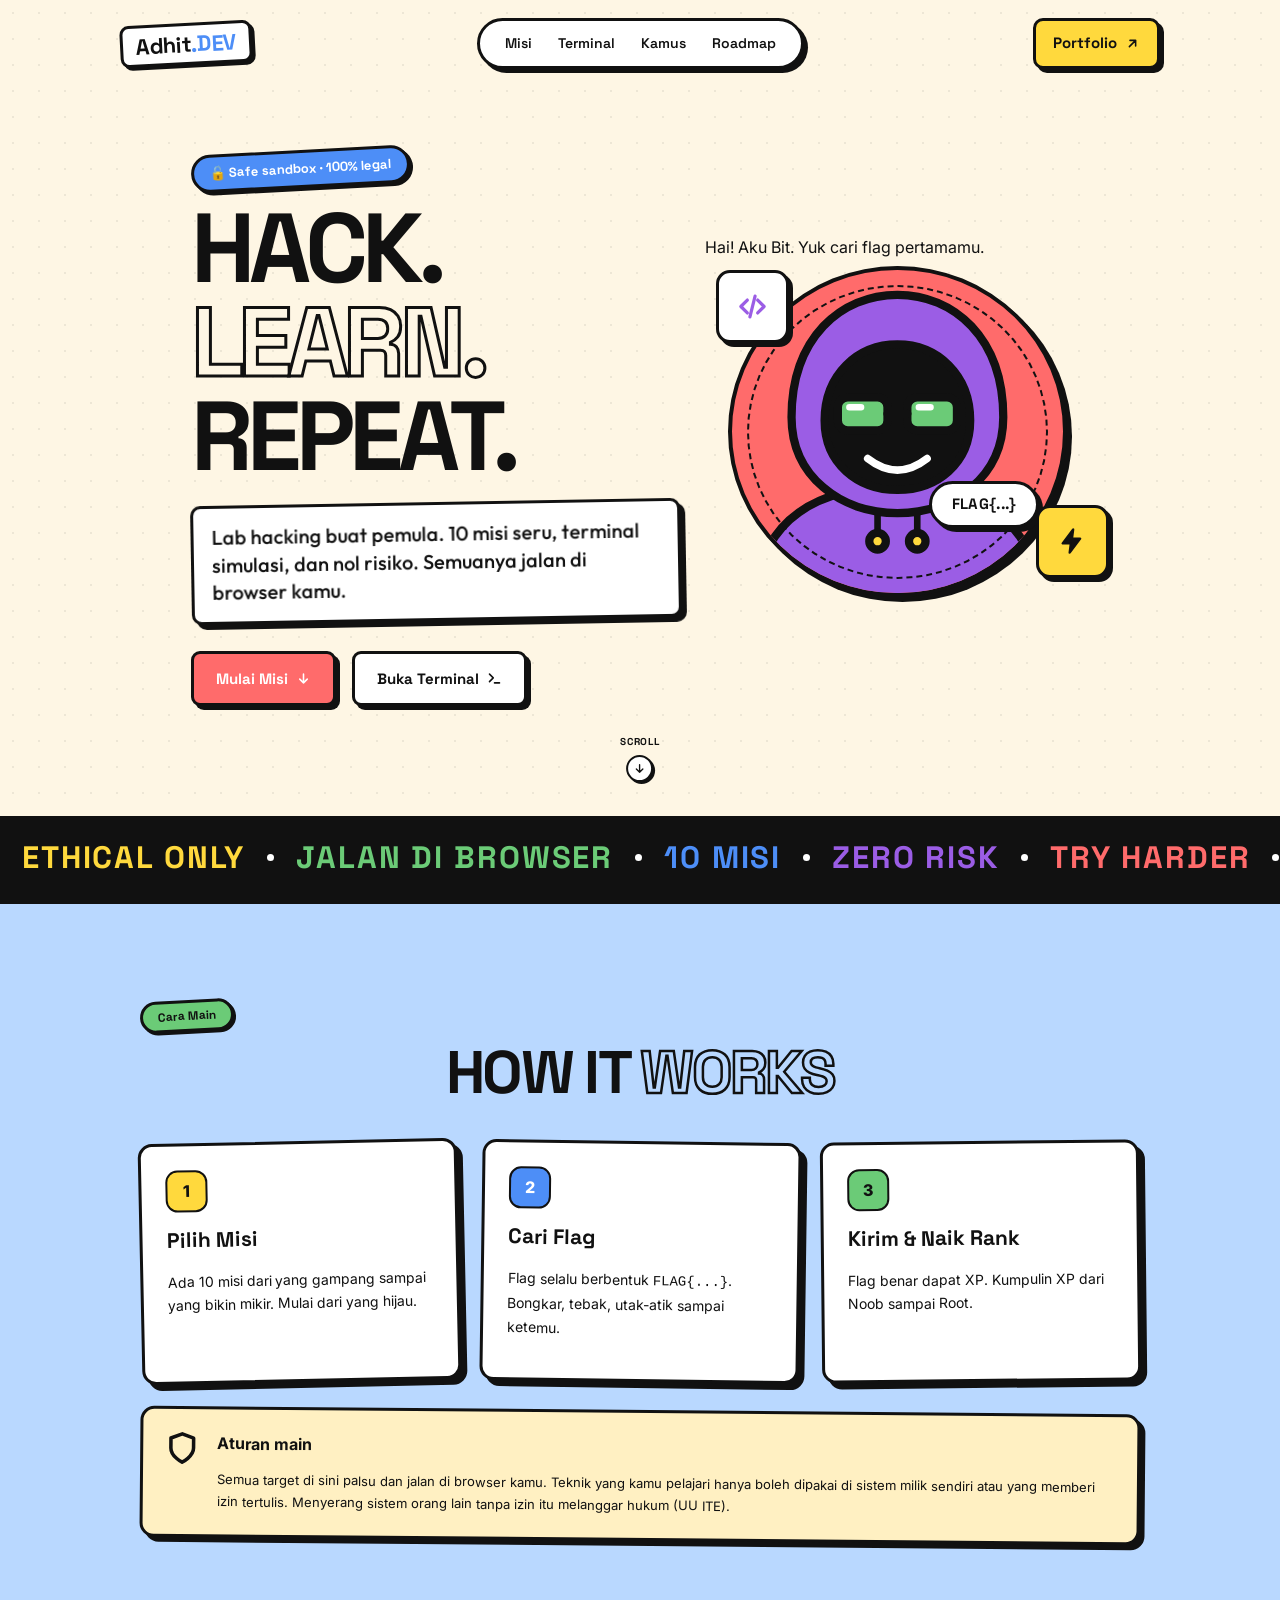
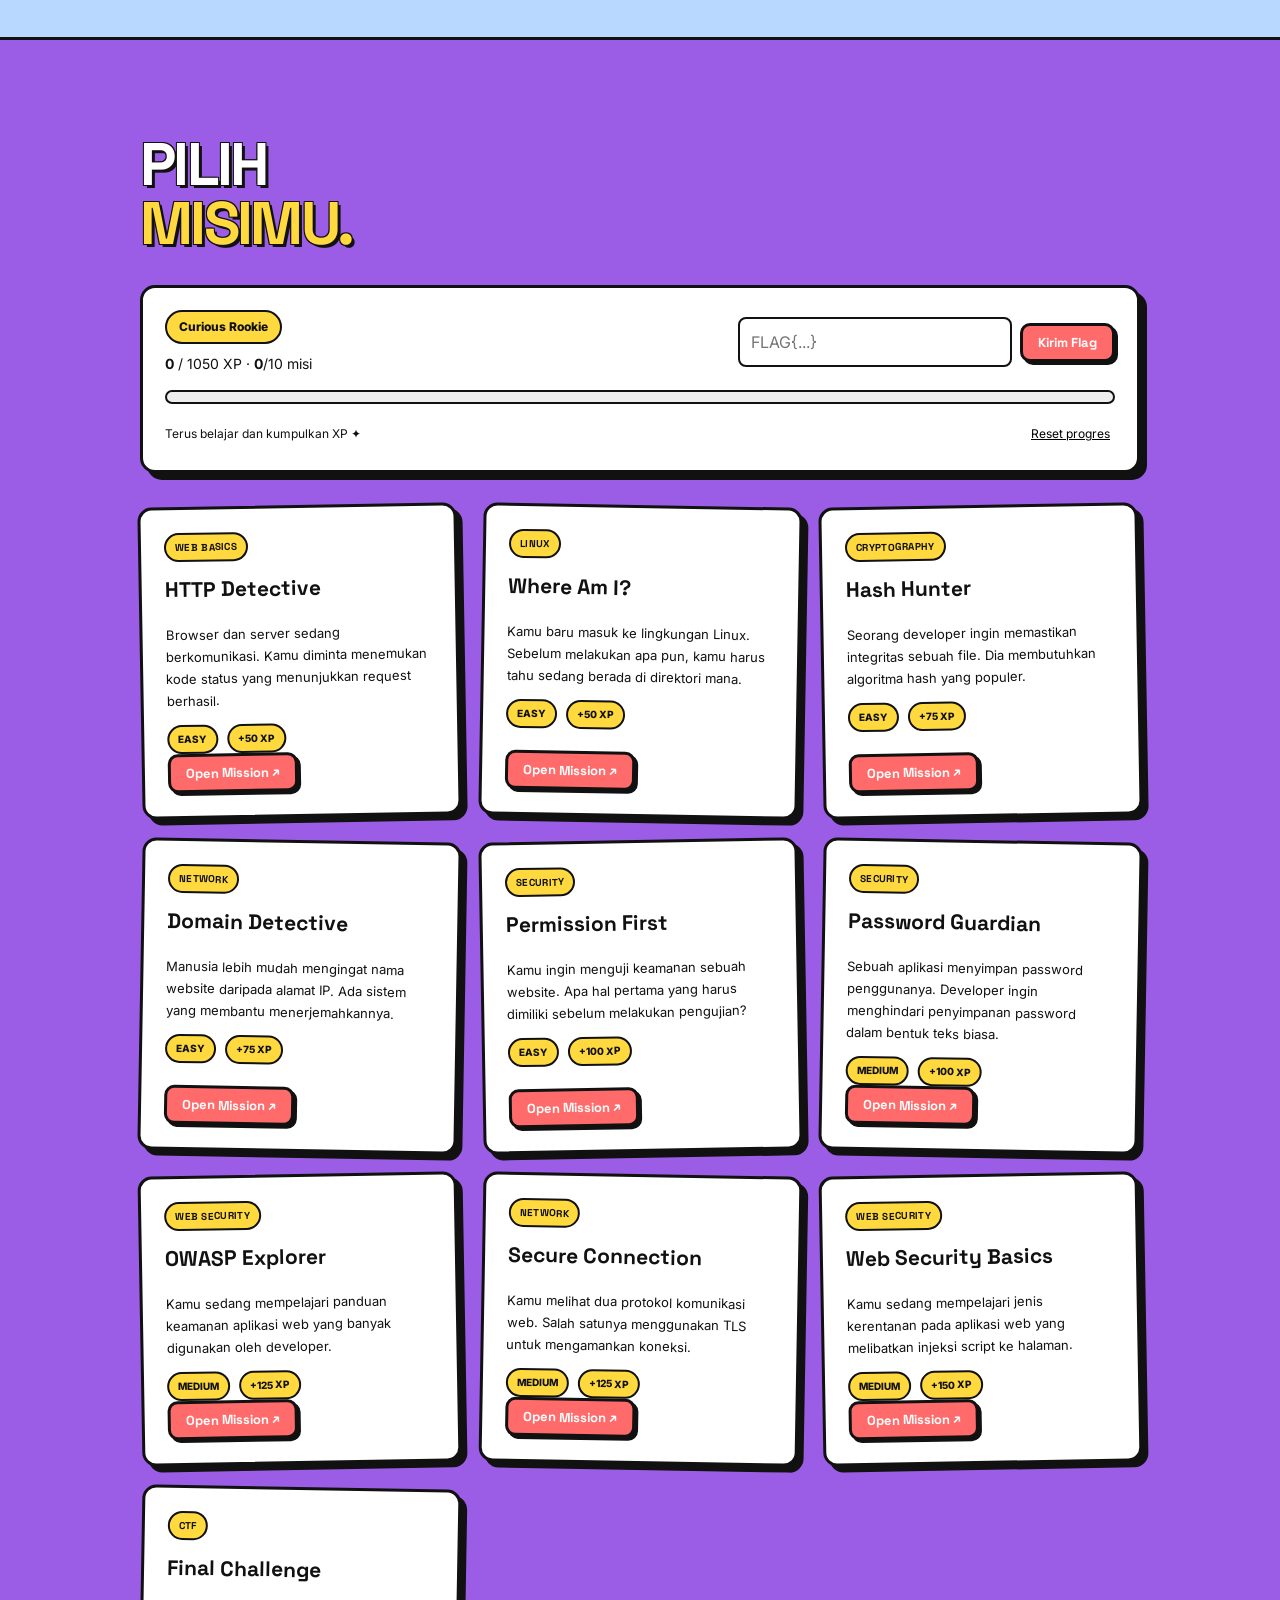
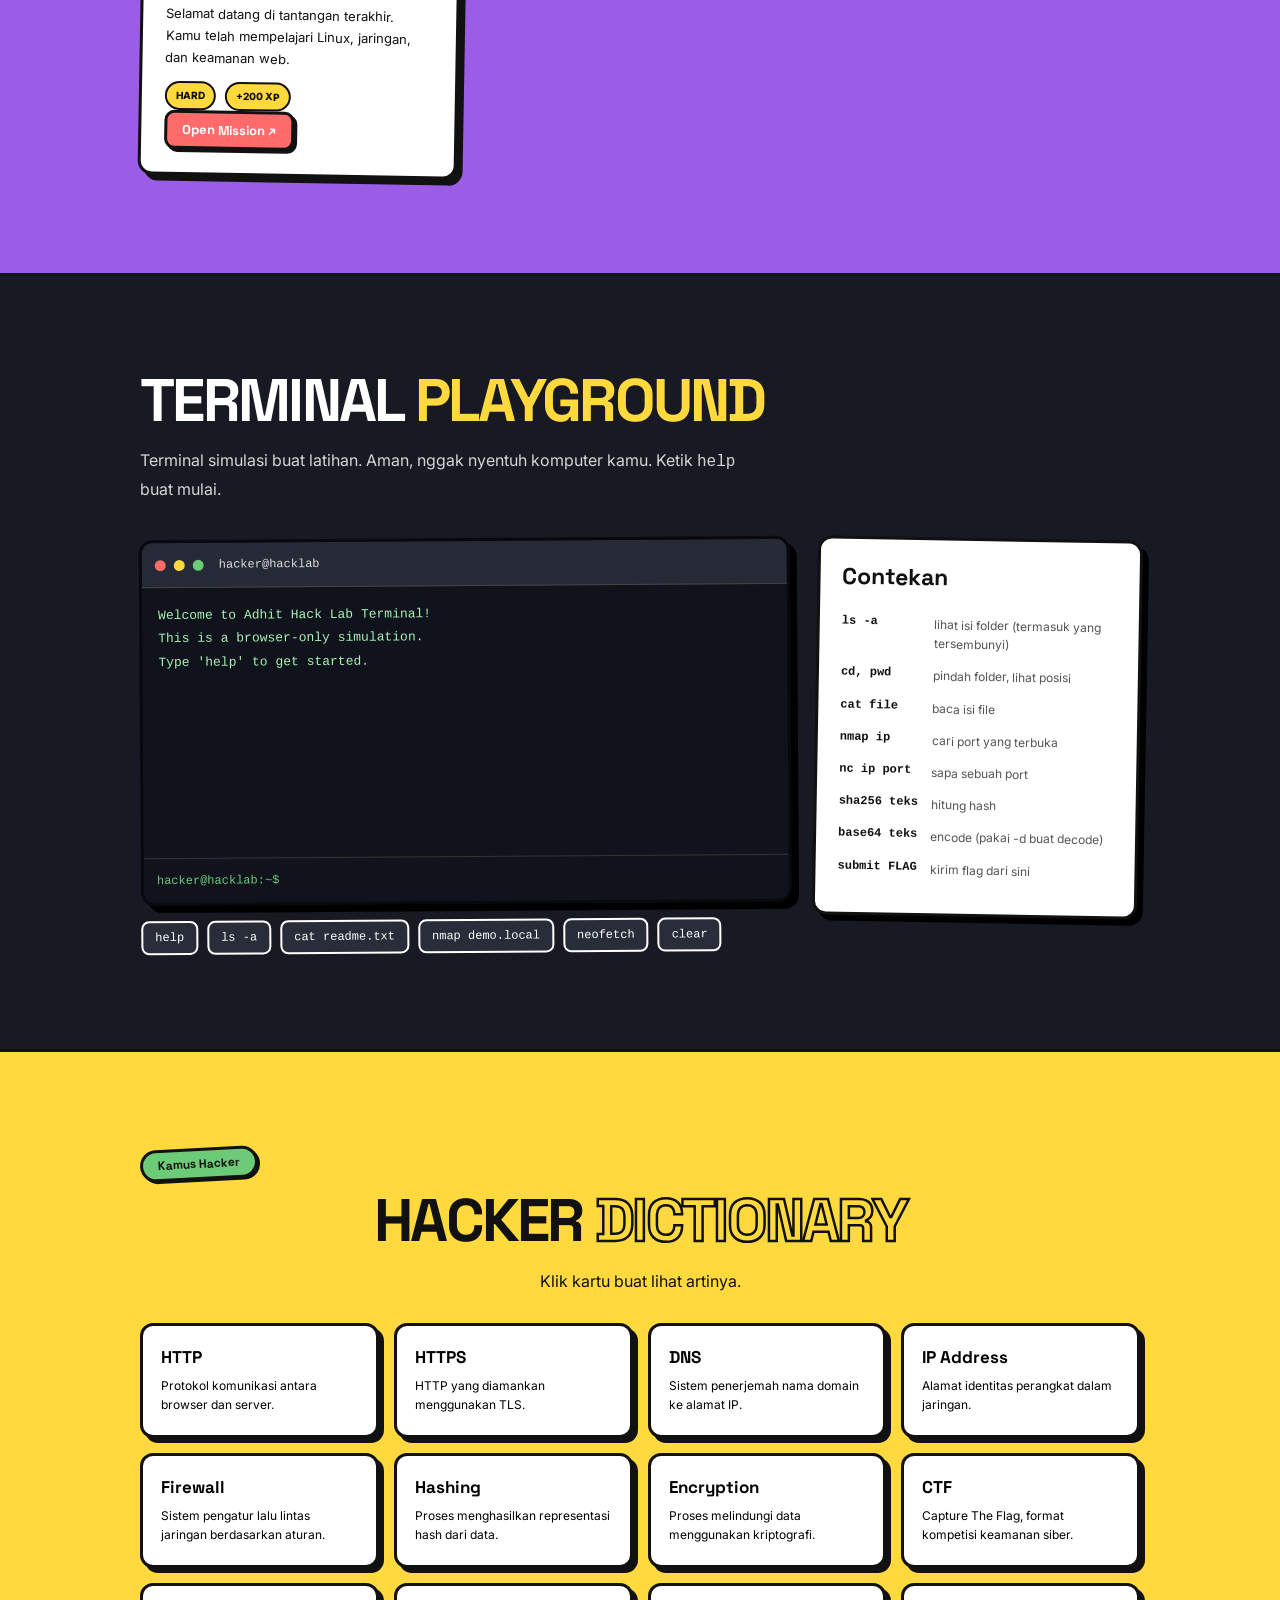
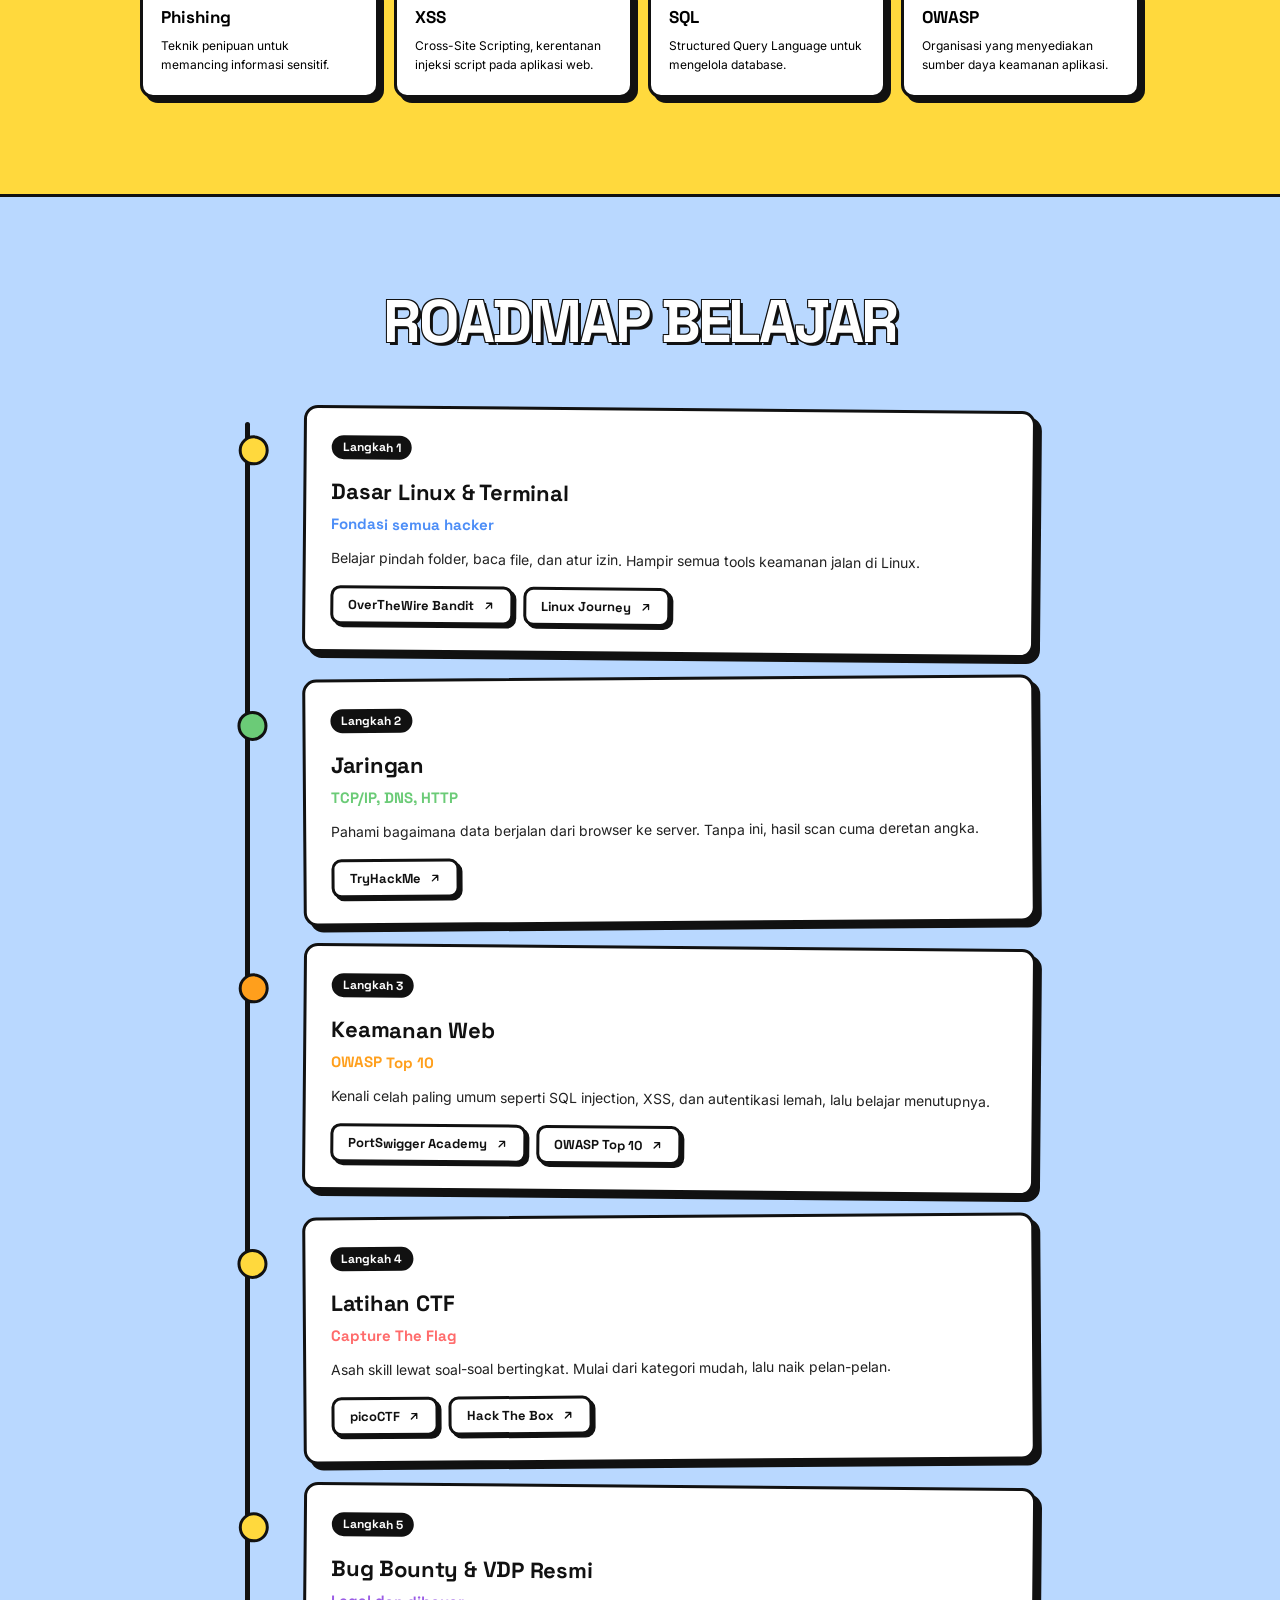
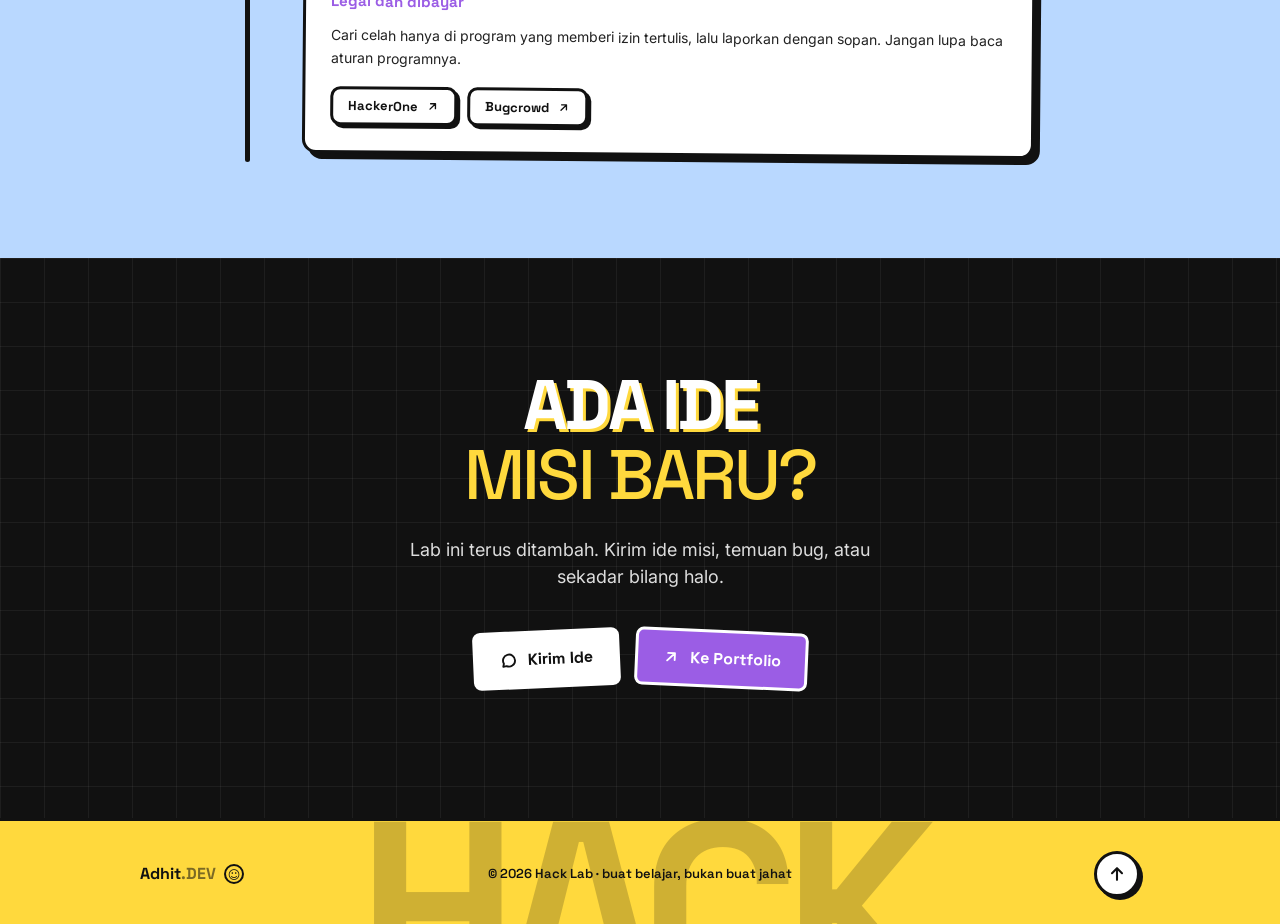
<file: lab.html>
<!doctype html>
<html lang="id">
<head>
  <meta charset="utf-8">
  <meta name="viewport" content="width=device-width, initial-scale=1">
  <title>Hack Lab | Adhit.DEV</title>
  <meta name="description" content="Hack Lab: lab belajar hacking untuk pemula. Misi CTF, terminal simulasi, dan kamus hacker. Aman dan legal, semuanya jalan di browser.">

  <link rel="preconnect" href="https://fonts.googleapis.com">
  <link rel="preconnect" href="https://fonts.gstatic.com" crossorigin>
  <link rel="stylesheet" href="https://fonts.googleapis.com/css2?family=Inter:wght@400;500;600;700&family=Outfit:wght@400;500;600&family=Space+Grotesk:wght@500;600;700&display=swap">
  <link rel="stylesheet" href="css/style.css">
  <link rel="stylesheet" href="css/lab.css">
  <script>document.documentElement.classList.add('js')</script>
</head>
<body>

<!-- ============ SVG LIBRARY ============ -->
<svg width="0" height="0" style="position:absolute" aria-hidden="true" focusable="false">
  <defs>
    <symbol id="i-ur" viewBox="0 0 24 24"><path d="M7 17 17 7M8 7h9v9"/></symbol>
    <symbol id="i-up" viewBox="0 0 24 24"><path d="M12 19V5m0 0-6 6m6-6 6 6"/></symbol>
    <symbol id="i-down" viewBox="0 0 24 24"><path d="M12 5v14m0 0-6-6m6 6 6-6"/></symbol>
    <symbol id="i-bolt" viewBox="0 0 24 24"><path d="M13 2 4 14h7l-1 8 9-12h-7z" stroke-linejoin="round"/></symbol>
    <symbol id="i-code" viewBox="0 0 24 24"><path d="m8 7-5 5 5 5m8-10 5 5-5 5M14 4l-4 16"/></symbol>
    <symbol id="i-star" viewBox="0 0 24 24"><path d="M12 2.5l2.9 6.1 6.6.8-4.9 4.6 1.3 6.6L12 17.2 6.1 20.6l1.3-6.6L2.5 9.4l6.6-.8z" stroke-linejoin="round"/></symbol>
    <symbol id="i-chat" viewBox="0 0 24 24"><path d="M20 12a8 8 0 0 1-11.6 7.1L4 20l1-4.2A8 8 0 1 1 20 12Z"/></symbol>
    <symbol id="i-lock" viewBox="0 0 24 24"><rect x="3" y="11" width="18" height="11" rx="2"/><path d="M7 11V7a5 5 0 0 1 10 0v4"/></symbol>
    <symbol id="i-key" viewBox="0 0 24 24"><circle cx="7.5" cy="15.5" r="5.5"/><path d="m21 2-9.6 9.6M15.5 7.5l3 3L22 7l-3-3"/></symbol>
    <symbol id="i-term" viewBox="0 0 24 24"><path d="m4 17 6-6-6-6M12 19h8"/></symbol>
    <symbol id="i-bulb" viewBox="0 0 24 24"><path d="M9 18h6M10 22h4M12 2a7 7 0 0 0-4 12.7c.6.5 1 1.3 1 2.3h6c0-1 .4-1.8 1-2.3A7 7 0 0 0 12 2z"/></symbol>
    <symbol id="i-x" viewBox="0 0 24 24"><path d="M18 6 6 18M6 6l12 12"/></symbol>
    <symbol id="i-shield" viewBox="0 0 24 24"><path d="M12 22s8-4 8-10V5l-8-3-8 3v7c0 6 8 10 8 10z"/></symbol>
    <symbol id="i-flag" viewBox="0 0 24 24"><path d="M4 15s1-1 4-1 5 2 8 2 4-1 4-1V3s-1 1-4 1-5-2-8-2-4 1-4 1z"/><path d="M4 22v-7"/></symbol>

    <!-- Bit, maskot Hack Lab (karakter original) -->
    <symbol id="bit" viewBox="0 0 200 200">
      <g stroke="#111" stroke-width="5" stroke-linejoin="round" stroke-linecap="round">
        <path d="M14 204 C16 152 54 134 100 134 C146 134 184 152 186 204Z" fill="#9B5DE5"/>
        <path d="M88 138v26M112 138v26" stroke-width="4" fill="none"/>
        <circle cx="88" cy="167" r="5" fill="#FFD93D"/><circle cx="112" cy="167" r="5" fill="#FFD93D"/>
        <path d="M36 92C36 44 66 18 100 18s64 26 64 74c0 36-30 58-64 58s-64-22-64-58Z" fill="#9B5DE5"/>
        <path d="M56 94C56 66 76 48 100 48s44 18 44 46c0 26-20 42-44 42S56 120 56 94Z" fill="#111"/>
        <rect x="64" y="80" width="30" height="20" rx="6" fill="#6BCB77"/>
        <rect x="106" y="80" width="30" height="20" rx="6" fill="#6BCB77"/>
        <path d="M94 90h12" fill="none"/>
        <path d="M71 86h7M113 86h7" stroke="#fff" stroke-width="4" fill="none"/>
        <path d="M82 117Q100 131 118 117" stroke="#fff" stroke-width="4.5" fill="none"/>
      </g>
    </symbol>
  </defs>
</svg>

<!-- ============ HEADER ============ -->
<header class="hdr">
  <div class="hdr-in">
    <a class="logo" href="index.html" aria-label="Kembali ke portfolio">Adhit<b>.DEV</b></a>
    <nav class="nav" aria-label="Main">
      <a href="#missions">Misi</a><a href="#terminal">Terminal</a><a href="#glossary">Kamus</a><a href="#roadmap">Roadmap</a>
    </nav>
    <a class="cta keep" href="index.html"><span>Portfolio</span><svg class="ico" style="font-size:15px"><use href="#i-ur"/></svg></a>
    <button class="menu-btn" id="menuBtn" aria-expanded="false" aria-controls="mnav">Menu</button>
  </div>
  <nav class="mnav" id="mnav" aria-label="Mobile">
    <a href="#missions">Misi</a><a href="#terminal">Terminal</a><a href="#glossary">Kamus</a><a href="#roadmap">Roadmap</a><a href="index.html">Portfolio</a>
  </nav>
</header>

<main>
<!-- ============ HERO ============ -->
<section class="sec hero" id="home">
  <div class="in hero-grid">
    <div>
      <span class="badge">🔓 Safe sandbox · 100% legal</span>
      <h1 class="hero-title">
        <span class="ln">Hack.</span>
        <span class="ln out">Learn.</span>
        <span class="ln">Repeat.</span>
      </h1>
      <p class="lead">Lab hacking buat pemula. 10 misi seru, terminal simulasi, dan nol risiko. Semuanya jalan di browser kamu.</p>
      <div class="hero-btns">
        <a class="btn coral" href="#missions" style="--rh:-2deg">Mulai Misi <svg class="ico"><use href="#i-down"/></svg></a>
        <a class="btn" href="#terminal" style="--rh:2deg">Buka Terminal <svg class="ico"><use href="#i-term"/></svg></a>
      </div>
    </div>
    <div class="hero-vis">
      <div class="ring" id="bit" role="img" aria-label="Bit, maskot Hack Lab"><svg viewBox="0 0 200 200"><use href="#bit"/></svg></div>
      <div class="bubble" id="bubble">Hai! Aku Bit. Yuk cari flag pertamamu.</div>
      <div class="fl code"><svg class="ico"><use href="#i-code"/></svg></div>
      <div class="fl pill">FLAG{...}</div>
      <div class="fl bolt"><svg class="ico fill" style="stroke:var(--ink);stroke-width:2"><use href="#i-bolt"/></svg></div>
    </div>
  </div>
  <div class="scroll" aria-hidden="true">SCROLL<i><svg class="ico"><use href="#i-down"/></svg></i></div>
</section>

<!-- ============ MARQUEE ============ -->
<div class="mq dark" aria-hidden="true">
  <div class="track"><div class="grp">
    <span class="c1">Ethical Only</span><i></i><span class="c2">Jalan di Browser</span><i></i><span class="c3">10 Misi</span><i></i><span class="c4">Zero Risk</span><i></i><span class="c5">Try Harder</span><i></i><span class="c6">Capture The Flag</span><i></i>
  </div></div>
</div>

<!-- ============ HOW IT WORKS ============ -->
<section class="sec how" id="how">
  <div class="in">
    <span class="pill-g reveal">Cara Main</span>
    <h2 class="h2 reveal" style="text-align:center">How It <span class="out">Works</span></h2>
    <div class="steps">
      <div class="step reveal" style="--rot:-1.2deg"><span class="no" style="background:var(--yellow)">1</span><h3>Pilih Misi</h3><p>Ada 10 misi dari yang gampang sampai yang bikin mikir. Mulai dari yang hijau.</p></div>
      <div class="step reveal" style="--rot:.8deg"><span class="no" style="background:var(--blue);color:#fff">2</span><h3>Cari Flag</h3><p>Flag selalu berbentuk <code>FLAG{...}</code>. Bongkar, tebak, utak-atik sampai ketemu.</p></div>
      <div class="step reveal" style="--rot:-.6deg"><span class="no" style="background:var(--green)">3</span><h3>Kirim &amp; Naik Rank</h3><p>Flag benar dapat XP. Kumpulin XP dari Noob sampai Root.</p></div>
    </div>
    <div class="rules reveal" style="--rot:.5deg">
      <svg class="ico" style="font-size:34px"><use href="#i-shield"/></svg>
      <div><b>Aturan main</b><p>Semua target di sini palsu dan jalan di browser kamu. Teknik yang kamu pelajari hanya boleh dipakai di sistem milik sendiri atau yang memberi izin tertulis. Menyerang sistem orang lain tanpa izin itu melanggar hukum (UU ITE).</p></div>
    </div>
  </div>
</section>

<!-- ============ MISSIONS ============ -->
<section class="sec missions" id="missions">
  <div class="in">
    <h2 class="h2 sh reveal">Pilih<br><span class="y">Misimu.</span></h2>

    <div class="hud reveal">
      <div class="hud-l">
        <span class="rank-pill" id="rankName">Noob</span>
        <div class="hud-stats"><b id="xpNow">0</b> / <span id="xpMax">0</span> XP &middot; <b id="solvedN">0</b>/<span id="totalN">0</span> misi</div>
      </div>
      <form class="flagform" id="flagForm" autocomplete="off">
        <label class="sr" for="flagIn">Kirim flag</label>
        <input id="flagIn" placeholder="FLAG{...}" spellcheck="false" autocapitalize="off">
        <button class="btn coral sm" type="submit">Kirim Flag</button>
      </form>
      <div class="xp" id="xpBar" role="progressbar" aria-label="Progres XP" aria-valuemin="0" aria-valuemax="100" aria-valuenow="0"><i id="xpFill"></i></div>
      <div class="hud-foot"><span id="nextRank"></span><button type="button" class="reset" id="resetBtn">Reset progres</button></div>
    </div>

    <div class="mgrid" id="mgrid"></div>
  </div>
</section>

<!-- ============ TERMINAL ============ -->
<section class="sec termsec" id="terminal">
  <div class="in">
    <h2 class="h2 reveal" style="color:#fff">Terminal <span class="y">Playground</span></h2>
    <p class="term-sub">Terminal simulasi buat latihan. Aman, nggak nyentuh komputer kamu. Ketik <code>help</code> buat mulai.</p>
    <div class="term-grid">
      <div class="reveal" style="--rot:-.4deg">
        <div class="term" id="term">
          <div class="term-bar"><i></i><i></i><i></i><span>hacker@hacklab</span></div>
          <div class="term-out" id="termOut" role="log" aria-live="polite"></div>
          <form class="term-in" id="termForm" autocomplete="off">
            <label class="ps" id="termPs" for="termIn"><span class="ps-host">hacker@hacklab:</span><span id="psPath">~</span>$</label>
            <input id="termIn" spellcheck="false" autocapitalize="off" autocorrect="off" aria-label="Perintah terminal">
          </form>
        </div>
        <div class="qchips" aria-label="Perintah cepat">
          <button type="button" data-cmd="help">help</button>
          <button type="button" data-cmd="ls -a">ls -a</button>
          <button type="button" data-cmd="cat readme.txt">cat readme.txt</button>
         <button type="button" data-cmd="nmap demo.local">nmap demo.local</button>
          <button type="button" data-cmd="neofetch">neofetch</button>
          <button type="button" data-cmd="clear">clear</button>
        </div>
      </div>
      <aside class="cheat reveal" style="--rot:1deg">
        <h3>Contekan</h3>
        <dl>
          <dt>ls -a</dt><dd>lihat isi folder (termasuk yang tersembunyi)</dd>
          <dt>cd, pwd</dt><dd>pindah folder, lihat posisi</dd>
          <dt>cat file</dt><dd>baca isi file</dd>
          <dt>nmap ip</dt><dd>cari port yang terbuka</dd>
          <dt>nc ip port</dt><dd>sapa sebuah port</dd>
          <dt>sha256 teks</dt><dd>hitung hash</dd>
          <dt>base64 teks</dt><dd>encode (pakai -d buat decode)</dd>
          <dt>submit FLAG</dt><dd>kirim flag dari sini</dd>
        </dl>
      </aside>
    </div>
  </div>
</section>

<!-- ============ GLOSSARY ============ -->
<section class="sec gloss" id="glossary">
  <div class="in">
    <span class="pill-g reveal">Kamus Hacker</span>
    <h2 class="h2 reveal" style="text-align:center">Hacker <span class="out">Dictionary</span></h2>
    <p class="sub-c">Klik kartu buat lihat artinya.</p>
    <div class="gl" id="gl"></div>
  </div>
</section>

<!-- ============ ROADMAP ============ -->
<section class="sec exp" id="roadmap">
  <div class="in">
    <h2 class="h2 sh reveal">Roadmap Belajar</h2>
    <div class="tl">
      <div class="job reveal">
        <span class="date">Langkah 1</span>
        <h3>Dasar Linux &amp; Terminal</h3>
        <div class="co" style="color:var(--blue)">Fondasi semua hacker</div>
        <p>Belajar pindah folder, baca file, dan atur izin. Hampir semua tools keamanan jalan di Linux.</p>
        <div class="links"><a class="btn sm" href="https://overthewire.org/wargames/bandit/" target="_blank" rel="noopener noreferrer">OverTheWire Bandit <svg class="ico"><use href="#i-ur"/></svg></a><a class="btn sm" href="https://linuxjourney.com" target="_blank" rel="noopener noreferrer">Linux Journey <svg class="ico"><use href="#i-ur"/></svg></a></div>
      </div>
      <div class="job reveal">
        <span class="date">Langkah 2</span>
        <h3>Jaringan</h3>
        <div class="co" style="color:var(--green)">TCP/IP, DNS, HTTP</div>
        <p>Pahami bagaimana data berjalan dari browser ke server. Tanpa ini, hasil scan cuma deretan angka.</p>
        <div class="links"><a class="btn sm" href="https://tryhackme.com" target="_blank" rel="noopener noreferrer">TryHackMe <svg class="ico"><use href="#i-ur"/></svg></a></div>
      </div>
      <div class="job reveal">
        <span class="date">Langkah 3</span>
        <h3>Keamanan Web</h3>
        <div class="co" style="color:var(--orange)">OWASP Top 10</div>
        <p>Kenali celah paling umum seperti SQL injection, XSS, dan autentikasi lemah, lalu belajar menutupnya.</p>
        <div class="links"><a class="btn sm" href="https://portswigger.net/web-security" target="_blank" rel="noopener noreferrer">PortSwigger Academy <svg class="ico"><use href="#i-ur"/></svg></a><a class="btn sm" href="https://owasp.org/www-project-top-ten/" target="_blank" rel="noopener noreferrer">OWASP Top 10 <svg class="ico"><use href="#i-ur"/></svg></a></div>
      </div>
      <div class="job reveal">
        <span class="date">Langkah 4</span>
        <h3>Latihan CTF</h3>
        <div class="co" style="color:var(--coral)">Capture The Flag</div>
        <p>Asah skill lewat soal-soal bertingkat. Mulai dari kategori mudah, lalu naik pelan-pelan.</p>
        <div class="links"><a class="btn sm" href="https://picoctf.org" target="_blank" rel="noopener noreferrer">picoCTF <svg class="ico"><use href="#i-ur"/></svg></a><a class="btn sm" href="https://www.hackthebox.com" target="_blank" rel="noopener noreferrer">Hack The Box <svg class="ico"><use href="#i-ur"/></svg></a></div>
      </div>
      <div class="job reveal">
        <span class="date">Langkah 5</span>
        <h3>Bug Bounty &amp; VDP Resmi</h3>
        <div class="co" style="color:var(--purple)">Legal dan dibayar</div>
        <p>Cari celah hanya di program yang memberi izin tertulis, lalu laporkan dengan sopan. Jangan lupa baca aturan programnya.</p>
        <div class="links"><a class="btn sm" href="https://www.hackerone.com" target="_blank" rel="noopener noreferrer">HackerOne <svg class="ico"><use href="#i-ur"/></svg></a><a class="btn sm" href="https://www.bugcrowd.com" target="_blank" rel="noopener noreferrer">Bugcrowd <svg class="ico"><use href="#i-ur"/></svg></a></div>
      </div>
    </div>
  </div>
</section>

<!-- ============ CTA ============ -->
<section class="sec contact" id="contact">
  <div class="bg2"></div>
  <div class="in">
    <h2 class="h2 reveal"><span class="w">Ada Ide</span><span class="b">Misi Baru?</span></h2>
    <p>Lab ini terus ditambah. Kirim ide misi, temuan bug, atau sekadar bilang halo.</p>
    <div class="contact-btns">
      <a class="cbtn w" href="index.html#contact"><svg class="ico" style="font-size:18px"><use href="#i-chat"/></svg> Kirim Ide</a>
      <a class="cbtn p" href="index.html"><svg class="ico" style="font-size:18px"><use href="#i-ur"/></svg> Ke Portfolio</a>
    </div>
  </div>
</section>
</main>

<!-- ============ FOOTER ============ -->
<footer class="foot">
  <div class="big" aria-hidden="true">HACK</div>
  <div class="foot-in">
    <a class="flogo" href="index.html"><span>Adhit<span style="opacity:.55">.DEV</span></span><span class="sm" aria-hidden="true">☺</span></a>
    <small>© 2026 Hack Lab · buat belajar, bukan buat jahat</small>
    <button class="top" id="topBtn" aria-label="Kembali ke atas"><svg class="ico"><use href="#i-up"/></svg></button>
  </div>
</footer>

<!-- ============ MISSION DIALOG ============ -->
<dialog id="mDlg" class="mdlg" aria-labelledby="mTitle">
  <div class="mdlg-in">
    <button type="button" class="dclose" id="mClose" aria-label="Tutup"><svg class="ico"><use href="#i-x"/></svg></button>
    <div class="mdlg-top"><span class="tag" id="mCat"></span><span class="dpill" id="mDiff"></span><span class="xp-tag" id="mXp"></span></div>
    <h3 id="mTitle"></h3>
    <p class="mstory" id="mStory"></p>
    <div class="mbody" id="mBody"></div>
    <div class="mhints"><ol id="mHints"></ol><button type="button" class="btn sm" id="mHintBtn"></button></div>
    <form class="flagform" id="mFlagForm" autocomplete="off">
      <label class="sr" for="mFlagIn">Flag</label>
      <input id="mFlagIn" placeholder="FLAG{...}" spellcheck="false" autocapitalize="off">
      <button class="btn coral sm" type="submit">Kirim Flag</button>
    </form>
    <div class="mdone" id="mDone" hidden></div>
  </div>
</dialog>

<div class="toast" id="toast" role="status" aria-live="polite"></div>

<script src="js/lab.js"></script>
</body>
</html>
</file>
<file: css/style.css>
/* Layout: neo-brutalist one-pager. Full-bleed colour bands (cream, blue, yellow, purple, ink) stacked top to bottom,
   thick black borders, hard offset shadows, every card slightly tilted. Header floats over the content. */
:root{
  --cream:#FEF6E4;
  --ink:#111111;
  --white:#ffffff;
  --yellow:#FFD93D;
  --blue:#4D8EF7;
  --purple:#9B5DE5;
  --coral:#FF6B6B;
  --green:#6BCB77;
  --orange:#FF9F1C;
  --display:'Space Grotesk','Inter',system-ui,-apple-system,'Segoe UI',sans-serif;
  --body:'Inter',system-ui,-apple-system,'Segoe UI',sans-serif;
  --lead:'Outfit','Inter',system-ui,-apple-system,'Segoe UI',sans-serif;
  --bw:3px;
  color-scheme:light;
}
*{box-sizing:border-box}
html{scroll-behavior:smooth}
body{margin:0;background:var(--cream);color:var(--ink);font-family:var(--body);font-size:16px;line-height:1.5;overflow-x:clip;-webkit-font-smoothing:antialiased}
a{color:inherit;text-decoration:none}
svg{display:block}
.ico{width:1em;height:1em;fill:none;stroke:currentColor;stroke-width:2.5;stroke-linecap:round;stroke-linejoin:round;flex:none}
.ico.fill{fill:currentColor;stroke:none}
:focus-visible{outline:3px solid var(--blue);outline-offset:3px}

/* ---------- shared bits ---------- */
.sec{position:relative;border-top:var(--bw) solid var(--ink);padding-block:clamp(56px,8vw,96px);padding-left:max(16px,env(safe-area-inset-left,0px));padding-right:max(16px,env(safe-area-inset-right,0px));overflow-x:clip}
.in{max-width:1000px;margin-inline:auto;position:relative}
.h2{font-family:var(--display);font-weight:700;text-transform:uppercase;letter-spacing:-.045em;line-height:.98;margin:0;font-size:clamp(40px,6vw,60px);text-wrap:balance}
.h2.sh{color:#fff;text-shadow:3px 3px 0 var(--ink),-1px -1px 0 var(--ink),1px -1px 0 var(--ink),-1px 1px 0 var(--ink)}
.h2 .y{color:var(--yellow)}
.btn{display:inline-flex;align-items:center;gap:8px;font-family:var(--display);font-weight:700;font-size:15px;line-height:1;padding:14px 20px;border:var(--bw) solid var(--ink);border-radius:10px;background:#fff;color:var(--ink);box-shadow:4px 4px 0 var(--ink);transition:transform .14s,box-shadow .14s;cursor:pointer}
.btn:hover{transform:translate(-2px,-2px) rotate(var(--rh,0deg));box-shadow:7px 7px 0 var(--ink)}
.btn:active{transform:translate(3px,3px);box-shadow:0 0 0 var(--ink)}
.btn.coral{background:var(--coral);color:#fff}
.btn.dark{background:var(--ink);color:#fff}
.btn.sm{font-size:13px;padding:10px 15px;box-shadow:3px 3px 0 var(--ink)}
.btn.sm:hover{box-shadow:5px 5px 0 var(--ink)}

/* scroll reveal: transform only, so everything is visible at rest */
.reveal{transform:rotate(var(--rot,0deg));transition:transform .85s cubic-bezier(.3,1.5,.5,1)}
.js .reveal:not(.is-in){transform:translateY(54px) rotate(calc(var(--rot,0deg) + 4deg)) scale(.95)}

/* ---------- header ---------- */
.hdr{position:fixed;inset:0 0 auto 0;z-index:50;padding:calc(18px + env(safe-area-inset-top,0px)) max(16px,env(safe-area-inset-right,0px)) 0 max(16px,env(safe-area-inset-left,0px));pointer-events:none}
.hdr-in{max-width:1040px;margin-inline:auto;display:grid;grid-template-columns:1fr auto 1fr;align-items:center;gap:12px}
.hdr-in>*{pointer-events:auto}
.logo{justify-self:start;font-family:var(--display);font-weight:700;font-size:22px;letter-spacing:-.03em;line-height:1;background:#fff;border:var(--bw) solid var(--ink);border-radius:9px;padding:7px 13px;box-shadow:3px 3px 0 var(--ink);transform:rotate(-3deg);transition:transform .2s}
.logo:hover{transform:rotate(2deg) scale(1.06)}
.logo b{color:var(--blue);font-weight:700}
.nav{display:flex;gap:4px;background:#fff;border:var(--bw) solid var(--ink);border-radius:999px;padding:7px 14px;box-shadow:4px 4px 0 var(--ink)}
.nav a{font-family:var(--display);font-weight:600;font-size:14px;padding:5px 11px;border-radius:999px;transition:background .15s}
.nav a:hover{background:var(--yellow)}
.hdr .cta{justify-self:end;display:inline-flex;align-items:center;gap:8px;background:var(--yellow);border:var(--bw) solid var(--ink);border-radius:10px;font-family:var(--display);font-weight:700;font-size:15px;padding:11px 17px;box-shadow:4px 4px 0 var(--ink);transition:transform .14s,box-shadow .14s}
.hdr .cta:hover{transform:translate(-2px,-2px) rotate(-2deg);box-shadow:7px 7px 0 var(--ink)}
.hdr .cta:active{transform:translate(3px,3px);box-shadow:0 0 0 var(--ink)}
.menu-btn{display:none;justify-self:end;font-family:var(--display);font-weight:700;font-size:14px;background:#fff;border:var(--bw) solid var(--ink);border-radius:10px;padding:10px 14px;box-shadow:3px 3px 0 var(--ink);cursor:pointer;color:var(--ink)}
.mnav{display:none;pointer-events:auto}

/* ---------- hero ---------- */
.hero{border-top:0;min-height:780px;display:flex;align-items:center;padding-top:150px;padding-bottom:110px;background:var(--cream) radial-gradient(rgba(17,17,17,.07) 1.2px,transparent 1.4px) 0 0/26px 26px}
.hero-grid{display:grid;grid-template-columns:1.12fr .88fr;align-items:center;gap:24px}
.badge{display:inline-block;background:var(--blue);color:#fff;border:var(--bw) solid var(--ink);border-radius:999px;padding:6px 16px;font-family:var(--display);font-weight:700;font-size:13px;box-shadow:3px 3px 0 var(--ink);transform:rotate(-3deg);margin-bottom:14px}
.hero-title{margin:0;font-family:var(--display);font-weight:700;text-transform:uppercase;font-size:clamp(58px,9.2vw,98px);line-height:.96;letter-spacing:-.055em}
.hero-title .ln{display:block;animation:rise .95s cubic-bezier(.2,.9,.3,1.15) both}
.hero-title .ln:nth-child(2){animation-delay:.14s}
.hero-title .ln:nth-child(3){animation-delay:.28s}
.hero-title .out{color:transparent;-webkit-text-stroke:3px var(--ink)}
@keyframes rise{from{opacity:0;transform:translateY(64px) rotate(7deg) skewX(-6deg)}to{opacity:1;transform:none}}
.lead{display:block;max-width:490px;margin:18px 0 0;background:#fff;border:var(--bw) solid var(--ink);border-radius:10px;padding:15px 18px;font-family:var(--lead);font-weight:500;font-size:clamp(17px,1.9vw,20px);line-height:1.38;box-shadow:5px 5px 0 var(--ink);transform:rotate(-1deg)}
.hero-btns{display:flex;flex-wrap:wrap;gap:16px;margin-top:30px}
.hero-btns .btn{padding:17px 22px;border-radius:9px}
.hero-vis{position:relative;width:min(100%,430px);aspect-ratio:1;justify-self:center}
.ring{position:absolute;inset:8% 6% 6% 6%;border-radius:50%;background:var(--coral);border:4px solid var(--ink);box-shadow:5px 5px 0 var(--ink);overflow:hidden;animation:pop .9s .3s cubic-bezier(.3,1.6,.5,1) both}
.ring::before{content:"";position:absolute;inset:4.5%;border-radius:50%;border:2px dashed var(--ink);z-index:2;pointer-events:none}
.ring svg{position:absolute;left:0;right:0;bottom:-3px;width:100%;height:auto}
@keyframes pop{from{opacity:0;transform:scale(.6) rotate(-12deg)}to{opacity:1;transform:none}}
.fl{position:absolute;display:grid;place-items:center;border:var(--bw) solid var(--ink);box-shadow:4px 4px 0 var(--ink);z-index:3}
.fl.code{left:3%;top:9%;width:19%;aspect-ratio:1;background:#fff;border-radius:14px;color:var(--purple);font-size:min(7.2vw,31px);--r:-12deg;animation:bob 4.2s ease-in-out infinite}
.fl.pill{right:13%;bottom:24%;background:#fff;border-radius:999px;padding:9px 20px;font-family:var(--display);font-weight:700;font-size:15px;letter-spacing:.02em;--r:-8deg;animation:bob 5s .6s ease-in-out infinite}
.fl.bolt{right:-5%;bottom:11%;width:19%;aspect-ratio:1;background:var(--yellow);border-radius:14px;font-size:min(6.2vw,28px);--r:12deg;animation:bob 3.8s .3s ease-in-out infinite}
@keyframes bob{0%,100%{transform:translateY(0) rotate(var(--r))}50%{transform:translateY(-12px) rotate(calc(var(--r) + 4deg))}}
.scroll{position:absolute;left:50%;bottom:34px;transform:translateX(-50%);display:flex;flex-direction:column;align-items:center;gap:6px;font-family:var(--display);font-weight:700;font-size:10px;letter-spacing:.08em}
.scroll i{display:grid;place-items:center;width:27px;height:27px;border-radius:50%;background:#fff;border:2px solid var(--ink);box-shadow:2px 2px 0 var(--ink);font-size:13px;animation:drop 1.6s ease-in-out infinite}
@keyframes drop{0%,100%{transform:translateY(0)}50%{transform:translateY(7px)}}

/* ---------- about ---------- */
.about{background:var(--blue)}
.about-grid{display:grid;grid-template-columns:1fr 1fr;gap:28px;align-items:start}
.about .h2{margin-bottom:22px}
.about-card{background:#fff;border:var(--bw) solid var(--ink);border-radius:10px;padding:26px 24px 22px;box-shadow:8px 8px 0 var(--ink);--rot:-1deg}
.about-card p{margin:0 0 14px;font-size:16px;line-height:1.62}
.about-card hr{border:0;border-top:3px solid var(--ink);margin:20px 0 16px}
.who{display:flex;align-items:center;gap:12px}
.mini{width:42px;height:42px;border-radius:50%;background:var(--coral);border:3px solid var(--ink);overflow:hidden;flex:none;position:relative}
.mini svg{position:absolute;left:0;right:0;bottom:-2px;width:100%;height:auto}
.who b{display:block;font-family:var(--display);font-size:15px;line-height:1.2}
.who small{font-family:var(--display);font-weight:600;font-size:12px;color:#777}
.stats{display:grid;grid-template-columns:1fr 1fr;gap:16px;padding-top:6px}
.stat{border:var(--bw) solid var(--ink);border-radius:10px;padding:26px 14px 22px;text-align:center;box-shadow:6px 6px 0 var(--ink);transition:transform .2s}
.stat:hover{transform:rotate(0deg) scale(1.04) !important}
.stat .n{display:block;font-family:var(--display);font-weight:700;font-size:clamp(38px,5vw,50px);line-height:1}
.stat .l{display:block;margin-top:6px;font-family:var(--display);font-weight:700;font-size:13px;letter-spacing:.04em;text-transform:uppercase}
.stat.y{background:var(--yellow)}.stat.p{background:var(--purple);color:#fff}.stat.w{background:#fff}.stat.o{background:var(--orange)}
.deco{position:absolute;pointer-events:none}
.deco.ast{left:-96px;bottom:-40px;width:78px;color:var(--yellow);opacity:.85;animation:spin 14s linear infinite}
.deco.star{right:-100px;top:-40px;width:56px;color:#fff;opacity:.5;animation:wob 5s ease-in-out infinite}
@keyframes spin{to{transform:rotate(360deg)}}
@media (max-width:1240px){.deco.ast{left:4px;bottom:-62px;width:60px}.deco.star{right:6px;top:-46px;width:44px}}
@keyframes wob{0%,100%{transform:rotate(-8deg)}50%{transform:rotate(10deg) scale(1.08)}}

/* ---------- marquee ---------- */
.mq{overflow:hidden;border-top:var(--bw) solid var(--ink);border-bottom:var(--bw) solid var(--ink);white-space:nowrap;position:relative}
.mq .track{display:inline-flex;animation:mq 34s linear infinite;will-change:transform}
.mq .grp{display:inline-flex;align-items:center;flex:none}
@keyframes mq{to{transform:translateX(-25%)}}
.mq.dark{background:var(--ink);padding-block:18px;border-top:0}
.mq.dark span{font-family:var(--display);font-weight:700;font-size:clamp(22px,2.6vw,31px);letter-spacing:.06em;text-transform:uppercase;padding-inline:22px}
.mq.dark i{width:7px;height:7px;border-radius:50%;background:#fff;flex:none}
.mq.dark .c1{color:var(--yellow)}.mq.dark .c2{color:var(--green)}.mq.dark .c3{color:var(--blue)}.mq.dark .c4{color:var(--purple)}.mq.dark .c5{color:var(--coral)}.mq.dark .c6{color:var(--orange)}
.mq.yel{background:var(--yellow);padding-block:14px}
.mq.yel .track{animation-duration:28s}
.mq.yel span{display:inline-flex;align-items:center;font-family:var(--display);font-weight:700;font-size:15px;letter-spacing:.015em;text-transform:uppercase;padding-inline:26px}
.mq.yel .ico{font-size:13px;flex:none}

/* ---------- skills ---------- */
.skills{background:var(--cream);text-align:center;border-top:0}
.pill-g{display:inline-block;background:var(--green);border:var(--bw) solid var(--ink);border-radius:999px;padding:4px 15px;font-family:var(--display);font-weight:700;font-size:12px;box-shadow:2px 2px 0 var(--ink);margin-bottom:12px;--rot:-3deg}
.skills .h2{font-size:clamp(40px,5.6vw,54px)}
.out{color:transparent;-webkit-text-stroke:2.5px var(--ink)}
.chips{display:flex;flex-wrap:wrap;justify-content:center;gap:16px 15px;max-width:760px;margin:44px auto 0}
.chip{font-family:var(--display);font-weight:700;font-size:18px;line-height:1;padding:12px 19px;border:var(--bw) solid var(--ink);border-radius:10px;box-shadow:4px 4px 0 var(--ink);cursor:default;transition:transform .16s,box-shadow .16s}
.chip:hover{transform:translate(-2px,-5px) rotate(0deg) scale(1.08);box-shadow:7px 9px 0 var(--ink)}
.k-o{background:var(--orange)}.k-b{background:var(--blue)}.k-y{background:var(--yellow)}.k-p{background:var(--purple)}.k-w{background:#fff}.k-g{background:var(--green)}.k-c{background:var(--coral)}.k-k{background:var(--ink);color:#fff}

/* ---------- works ---------- */
.works{background:var(--yellow)}
.works-hd{display:flex;justify-content:space-between;align-items:flex-start;gap:20px;margin-bottom:52px}
.works-hd .sub{display:inline-block;margin-top:16px;font-family:var(--display);font-weight:600;font-size:16px;border-bottom:3px solid var(--ink);padding-bottom:1px}
.works-hd .big{font-size:clamp(40px,5.2vw,60px);margin-top:8px;flex:none;transition:transform .25s}
.works-hd .big:hover{transform:rotate(45deg) scale(1.1)}
.works-hd .big .ico{stroke-width:2.6}
.work{display:grid;grid-template-columns:1fr 1fr;gap:20px;align-items:center;margin-bottom:76px}
.work:last-child{margin-bottom:0}
.work.rev .info{order:2}
.info{background:#fff;border:var(--bw) solid var(--ink);border-radius:12px;padding:28px 26px 26px;box-shadow:8px 8px 0 var(--ink);--rot:-1deg;transition:transform .3s cubic-bezier(.3,1.5,.5,1)}
.work.rev .info{--rot:.8deg}
.info:hover{transform:rotate(0deg) translateY(-6px)}
.tags{display:flex;flex-wrap:wrap;gap:7px;margin-bottom:16px}
.tag{font-family:var(--display);font-weight:700;font-size:10.5px;letter-spacing:.03em;text-transform:uppercase;padding:4px 11px;border:2px solid var(--ink);border-radius:999px}
.tag.p{background:var(--purple);color:#fff}.tag.k{background:var(--ink);color:#fff}.tag.g{background:var(--green)}.tag.o{background:var(--orange)}
.info h3{margin:0 0 10px;font-family:var(--display);font-weight:700;font-size:25px;letter-spacing:-.02em;text-transform:uppercase;line-height:1.1}
.info p{margin:0 0 22px;font-family:var(--lead);font-weight:400;font-size:16.5px;line-height:1.55}
.info .row{display:flex;flex-wrap:wrap;gap:12px}
.shot{position:relative;aspect-ratio:1.28;border:var(--bw) solid var(--ink);border-radius:14px;background:#171717;overflow:hidden;box-shadow:8px 8px 0 var(--ink);--rot:1.4deg;transition:transform .3s cubic-bezier(.3,1.5,.5,1)}
.work.rev .shot{--rot:-1.4deg}
.shot:hover{transform:rotate(0deg) translateY(-6px)}
.shot .bg,.shot .lap{position:absolute;inset:0;width:100%;height:100%}
.shot .lap{padding:5% 7% 3%;filter:drop-shadow(0 12px 14px rgba(0,0,0,.55))}
.lbl{position:absolute;z-index:2;top:15px;font-family:var(--display);font-weight:700;font-size:12px;padding:5px 13px;border:var(--bw) solid var(--ink);border-radius:999px;box-shadow:2px 2px 0 var(--ink)}
.lbl.r{right:15px;background:#fff}.lbl.l{left:15px;background:var(--yellow);transform:rotate(-4deg);text-transform:uppercase;letter-spacing:.02em}

/* ---------- experience ---------- */
.exp{background:var(--purple) conic-gradient(rgba(255,255,255,.1) 25%,transparent 0 50%,rgba(255,255,255,.1) 0 75%,transparent 0) 0 0/28px 28px}
.exp .h2{text-align:center;margin-bottom:56px}
.tl{position:relative;max-width:790px;margin-inline:auto;padding-left:58px;padding-bottom:6px}
.tl::before{content:"";position:absolute;left:0;top:14px;bottom:0;width:5px;background:var(--ink);border-radius:3px}
.job{position:relative;background:#fff;border:var(--bw) solid var(--ink);border-radius:10px;padding:22px 24px 22px;box-shadow:6px 6px 0 var(--ink);margin-bottom:34px;--rot:.5deg;transition:transform .25s}
.job:nth-child(even){--rot:-.4deg}
.job:last-child{margin-bottom:0}
.job:hover{transform:translateX(6px) rotate(0deg)}
.job::before{content:"";position:absolute;left:-68px;top:28px;width:24px;height:24px;border-radius:50%;border:var(--bw) solid var(--ink);background:var(--yellow)}
.job:nth-child(2)::before{background:var(--green)}.job:nth-child(3)::before{background:var(--orange)}
.date{display:inline-block;background:var(--ink);color:#fff;font-family:var(--display);font-weight:700;font-size:11.5px;padding:3px 11px;border-radius:999px;margin-bottom:10px}
.job h3{margin:0;font-family:var(--display);font-weight:600;font-size:22px;letter-spacing:-.01em}
.job .co{font-family:var(--display);font-weight:700;font-size:15px;margin:2px 0 10px}
.job p{margin:0;font-size:14px;line-height:1.6;color:#222}

/* ---------- testimonials ---------- */
.talk{background:var(--cream)}
.talk .h2{text-align:center;margin-bottom:64px;font-size:clamp(34px,5vw,48px);display:flex;flex-wrap:wrap;justify-content:center;align-items:center;gap:12px}
.talk .h2 em{font-style:normal;display:inline-block;background:var(--yellow);border:var(--bw) solid var(--ink);box-shadow:4px 4px 0 var(--ink);padding:2px 14px 4px;transform:rotate(-2deg)}
.quotes{display:grid;grid-template-columns:repeat(3,1fr);gap:28px;align-items:start}
.q{position:relative;background:#fff;border:var(--bw) solid var(--ink);border-radius:12px;padding:46px 22px 20px;box-shadow:6px 6px 0 var(--ink);transition:transform .25s}
.q:hover{transform:rotate(0deg) translateY(-6px)}
.q.mid{background:var(--green);margin-top:26px}
.q .av{position:absolute;left:18px;top:-30px;width:62px;height:62px;border-radius:50%;border:var(--bw) solid var(--ink);overflow:hidden;box-shadow:2px 2px 0 var(--ink)}
.q .av svg{width:100%;height:100%}
.stars{display:flex;gap:3px;margin-bottom:12px;color:var(--yellow);font-size:14px}
.stars .ico{fill:currentColor;stroke:var(--ink);stroke-width:1.3}
.stars .off{fill:#fff}
.q blockquote{margin:0 0 20px;font-weight:600;font-size:15.5px;line-height:1.55}
.q b{display:block;font-family:var(--display);font-size:16px}
.q small{font-size:12px;color:#666;font-weight:500}
.q.mid small{color:#143d1a}

/* ---------- contact ---------- */
.contact{background:var(--ink) linear-gradient(rgba(255,255,255,.055) 1px,transparent 1px) 0 0/44px 44px;position:relative;text-align:center;color:#fff;padding-block:clamp(70px,10vw,112px) clamp(80px,11vw,130px);border-top:0}
.contact .bg2{position:absolute;inset:0;background:linear-gradient(90deg,rgba(255,255,255,.055) 1px,transparent 1px) 0 0/44px 44px;pointer-events:none}
.contact .h2{font-size:clamp(46px,7.4vw,70px);line-height:1;position:relative}
.contact .h2 .w{display:block;color:#fff;text-shadow:3px 3px 0 var(--yellow)}
.contact .h2 .b{display:block;color:var(--yellow);font-weight:500;letter-spacing:-.04em}
.contact p{position:relative;max-width:460px;margin:26px auto 40px;color:#ddd;font-size:18px;line-height:1.5}
.contact-btns{position:relative;display:flex;flex-wrap:wrap;justify-content:center;gap:18px}
.cbtn{display:inline-flex;align-items:center;gap:10px;font-family:var(--display);font-weight:700;font-size:16px;line-height:1;padding:17px 24px;border-radius:8px;border:3px solid #fff;transition:transform .15s,box-shadow .15s;cursor:pointer}
.cbtn:hover{transform:translate(-2px,-4px) rotate(0deg) !important;box-shadow:6px 8px 0 rgba(255,255,255,.35)}
.cbtn.w{background:#fff;color:var(--ink);transform:rotate(-2.5deg)}
.cbtn.b{background:var(--blue);color:#fff;transform:rotate(1deg)}
.cbtn.p{background:var(--purple);color:#fff;transform:rotate(2.5deg)}

/* ---------- footer ---------- */
.foot{position:relative;background:var(--yellow);border-top:var(--bw) solid var(--ink);overflow:hidden;padding:30px max(16px,env(safe-area-inset-right,0px)) 30px max(16px,env(safe-area-inset-left,0px))}
.foot .big{position:absolute;left:50%;top:-34px;transform:translateX(-50%);font-family:var(--display);font-weight:700;font-size:clamp(120px,19vw,250px);line-height:1;letter-spacing:-.06em;color:rgba(17,17,17,.2);pointer-events:none;user-select:none;white-space:nowrap}
.foot-in{position:relative;max-width:1000px;margin-inline:auto;display:grid;grid-template-columns:1fr auto 1fr;align-items:center;gap:12px}
.flogo{display:inline-flex;align-items:center;gap:8px;font-family:var(--display);font-weight:700;font-size:16px;justify-self:start}
.flogo .sm{width:20px;height:20px;border:2px solid var(--ink);border-radius:50%;display:grid;place-items:center;font-size:12px}
.foot-in small{font-family:var(--display);font-weight:600;font-size:13px}
.top{justify-self:end;display:grid;place-items:center;width:46px;height:46px;border-radius:50%;background:#fff;border:var(--bw) solid var(--ink);box-shadow:3px 3px 0 var(--ink);font-size:20px;cursor:pointer;color:var(--ink);transition:transform .15s,box-shadow .15s;padding:0}
.top:hover{transform:translateY(-4px);box-shadow:3px 7px 0 var(--ink)}

/* ---------- toast ---------- */
.toast{position:fixed;left:50%;bottom:calc(24px + env(safe-area-inset-bottom,0px));transform:translate(-50%,calc(100% + 60px));opacity:0;pointer-events:none;z-index:80;background:var(--ink);color:#fff;border:3px solid #fff;border-radius:10px;padding:12px 18px;font-family:var(--display);font-weight:700;font-size:14px;box-shadow:4px 4px 0 var(--yellow);transition:transform .35s cubic-bezier(.3,1.5,.5,1);max-width:calc(100% - 32px);text-align:center}
.toast.on{transform:translate(-50%,0);opacity:1}

/* ---------- responsive ---------- */
@media (max-width:900px){
  .hdr-in{grid-template-columns:auto 1fr auto auto}
  .nav{display:none}
  .hdr .cta{grid-column:3;padding:9px 13px;font-size:14px}
  .menu-btn{display:block;grid-column:4}
  .mnav{position:fixed;left:max(16px,env(safe-area-inset-left,0px));right:max(16px,env(safe-area-inset-right,0px));top:calc(84px + env(safe-area-inset-top,0px));z-index:49;flex-direction:column;gap:2px;background:#fff;border:var(--bw) solid var(--ink);border-radius:14px;box-shadow:5px 5px 0 var(--ink);padding:10px}
  .mnav.open{display:flex}
  .mnav a{font-family:var(--display);font-weight:700;font-size:18px;padding:12px 14px;border-radius:8px}
  .mnav{max-height:calc(100vh - 110px);overflow-y:auto}
  .mnav a:hover{background:var(--yellow)}
  .hero{padding-top:128px;padding-bottom:120px;min-height:0}
  .hero-grid{grid-template-columns:1fr;gap:34px}
  .hero-vis{width:min(100%,360px)}
  .about-grid{grid-template-columns:1fr}
  .work{grid-template-columns:1fr;margin-bottom:60px}
  .work.rev .info{order:0}
  .quotes{grid-template-columns:1fr;gap:52px}
  .q.mid{margin-top:0}
  .works-hd{margin-bottom:40px}
  .tl{padding-left:44px}
  .job::before{left:-54px}
  .foot-in{grid-template-columns:1fr auto;row-gap:14px}
  .foot-in small{grid-row:2;grid-column:1/-1}
}
@media (max-width:520px){
  .hdr .cta span{display:none}
  .hdr .cta{padding:10px 12px}
  .logo{font-size:19px}
  .stats{gap:12px}
  .stat{padding:20px 8px 18px}
  .chip{font-size:16px;padding:10px 15px}
  .job{padding:18px 18px}
  .scroll{display:none}
  .hero{padding-bottom:70px}
  .info{padding:22px 20px}
}
@media (prefers-reduced-motion:reduce){
  html{scroll-behavior:auto}
  /* animasi tetap jalan di HP; cuma smooth-scroll yang dimatiin */
}

.ring img,.mini img{position:absolute;inset:0;width:100%;height:100%;object-fit:cover;object-position:center top}


/* ===== EDUCATION ===== */
.education {
  background: #b9d8ff;
}

.edu-grid {
  display: grid;
  grid-template-columns: repeat(2, minmax(0, 1fr));
  gap: 25px;
  margin-top: 40px;
}

.edu-card {
  padding: 28px;
  background: white;
  border: 3px solid var(--ink);
  border-radius: 14px;
  box-shadow: 7px 7px 0 var(--ink);
  transition: .3s ease;
}

.edu-card:hover {
  transform: translateY(-8px) rotate(1deg);
  box-shadow: 11px 12px 0 var(--ink);
}

.edu-icon {
  font-size: 32px;
  margin-bottom: 18px;
}

.edu-year {
  font-size: 12px;
  font-weight: 800;
  color: #777;
}

.edu-card h3 {
  font: 700 23px var(--display);
  margin: 10px 0;
}

.edu-card p {
  line-height: 1.7;
}

.edu-tag {
  display: inline-block;
  margin-top: 12px;
  padding: 7px 12px;
  background: var(--yellow);
  border: 2px solid var(--ink);
  border-radius: 8px;
  font-size: 12px;
  font-weight: 700;
}

/* ===== ACHIEVEMENTS ===== */
.achievements {
  background: #f7c8d7;
}

.achievement-desc {
  max-width: 550px;
  margin: 20px 0 35px;
}

.achievement-grid {
  display: grid;
  grid-template-columns: repeat(4, minmax(0, 1fr));
  gap: 22px;
  align-items: stretch;
}

.achievement-card {
  background: white;
  border: 3px solid var(--ink);
  border-radius: 13px;
  overflow: hidden;
  box-shadow: 6px 6px 0 var(--ink);
  transition: .3s ease;
}

.achievement-card:hover {
  transform: translateY(-8px) rotate(-1deg);
  box-shadow: 10px 12px 0 var(--ink);
}

.achievement-card { display: flex; flex-direction: column; }
.certificate {
  display: block;
  width: 100%;
  height: 220px;
  padding: 12px;
  background: #fff8e8;
  border: 0;
  border-bottom: 3px solid var(--ink);
  cursor: zoom-in;
  flex: none;
}

.certificate img {
  width: 100%;
  height: 100%;
  object-fit: contain;
  object-position: center;
  display: block;
}
.achievement-info { flex: 1; }
.shot .shot-img { position: absolute; inset: 0; width: 100%; height: 100%; object-fit: contain; object-position: center; }
.lightbox { position: fixed; inset: 0; z-index: 999; background: rgba(0,0,0,.85); display: none; align-items: center; justify-content: center; padding: 24px; cursor: zoom-out; }
.lightbox.on { display: flex; }
.lightbox img { max-width: 100%; max-height: 100%; object-fit: contain; background: #fff8e8; border: 3px solid var(--ink); border-radius: 10px; }

.achievement-info {
  padding: 18px;
}

.achievement-info span {
  font-size: 10px;
  font-weight: 800;
  color: var(--purple);
}

.achievement-info h3 {
  font: 700 19px var(--display);
  margin: 8px 0;
}

.achievement-info p {
  font-size: 13px;
  color: #666;
}

/* ===== RESPONSIVE ===== */
@media(max-width:760px) {
  .edu-grid {
    grid-template-columns: 1fr;
  }

  .achievement-grid {
    grid-template-columns: repeat(2, minmax(0, 1fr));
  }
  .certificate { height: 220px; }
}

@media(max-width:1000px) {
  .achievement-grid { grid-template-columns: repeat(2, minmax(0, 1fr)); }
}
@media(max-width:480px) {
  .achievement-grid {
    grid-template-columns: 1fr;
  }

  .edu-card {
    padding: 22px;
  }
}


.edu-grid {
  display: grid;
  grid-template-columns: repeat(2, minmax(0, 1fr));
  gap: 25px;
  align-items: stretch;
}

.edu-card {
  min-width: 0;
  display: flex;
  flex-direction: column;
}

.edu-card p {
  flex: 1;
}

@media (max-width: 760px) {
  .edu-grid {
    grid-template-columns: 1fr;
  }
}



/* YouTube Button */
.cbtn.youtube {
  background: #FF0033;
  color: #FFFFFF;
  border-color: #111111;
  transition: all .3s ease;
}

.cbtn.youtube:hover {
  background: #CC0029;
  color: #FFFFFF;
  transform: translateY(-4px);
  box-shadow: 5px 5px 0 #111111;
}

.cbtn.youtube .ico {
  color: #FFFFFF;
  flex-shrink: 0;
}



/* YOUTUBE BUTTON — MATCH GITHUB STYLE */

.cbtn.youtube {
  background: #FF0033 !important;
  color: #FFFFFF !important;
  border: 2px solid #FFFFFF !important;

  box-shadow: 6px 7px 0 rgba(255,255,255,.35);

  transition:
    transform .25s ease,
    box-shadow .25s ease,
    background .25s ease;
}

.cbtn.youtube .ico {
  color: #FFFFFF !important;
}

/* HOVER ANIMATION */

.cbtn.youtube:hover {
  background: #CC0029 !important;
  color: #FFFFFF !important;

  transform: translate(-3px, -3px);

  box-shadow: 9px 10px 0 rgba(255,255,255,.35);
}

/* CLICK ANIMATION */

.cbtn.youtube:active {
  transform: translate(3px, 3px);

  box-shadow: 2px 3px 0 rgba(255,255,255,.35);
}



/* YOUTUBE BUTTON - SHADOW FIX */

.cbtn.b.youtube {
  background: #FF0033 !important;
  color: #fff !important;
  border: 2px solid #fff !important;

  box-shadow: none !important;

  filter: drop-shadow(6px 7px 0 rgba(255,255,255,.35));

  transition:
    transform .25s ease,
    filter .25s ease,
    background .25s ease;
}

.cbtn.b.youtube .ico {
  color: #fff !important;
}

/* HOVER */
.cbtn.b.youtube:hover {
  background: #CC0029 !important;

  transform: translate(-3px, -3px) !important;

  filter: drop-shadow(9px 10px 0 rgba(255,255,255,.4));
}

/* ACTIVE */
.cbtn.b.youtube:active {
  transform: translate(3px, 3px) !important;

  filter: drop-shadow(2px 3px 0 rgba(255,255,255,.3));
}


.campus-logo {
  width: 65px;
  height: 65px;
  display: flex;
  align-items: center;
  justify-content: center;
  background: white;
  border: 2px solid #111;
  border-radius: 14px;
  padding: 8px;
  overflow: hidden;
}

.campus-logo img {
  width: 100%;
  height: 100%;
  object-fit: contain;
  transition: transform .3s ease;
}

.edu-card:hover .campus-logo img {
  transform: scale(1.1) rotate(-3deg);
}
</file>
<file: css/ai.css>
/* ===== Adhi-AI chat ===== */
.ai-fab{position:fixed;right:max(16px,env(safe-area-inset-right,0px));bottom:max(16px,env(safe-area-inset-bottom,0px));z-index:60;display:flex;align-items:center;gap:8px;font:700 15px var(--display);background:var(--yellow);color:var(--ink);border:var(--bw) solid var(--ink);border-radius:999px;padding:12px 18px;box-shadow:4px 4px 0 var(--ink);cursor:pointer;animation:aiBob 3s ease-in-out infinite;transition:transform .15s,box-shadow .15s}
.ai-fab:hover{transform:translate(-2px,-2px) rotate(-2deg);box-shadow:7px 7px 0 var(--ink)}
@keyframes aiBob{0%,100%{translate:0 0}50%{translate:0 -5px}}
.ai-panel{position:fixed;right:max(16px,env(safe-area-inset-right,0px));bottom:max(16px,env(safe-area-inset-bottom,0px));z-index:61;width:min(380px,calc(100vw - 32px));height:min(600px,calc(100dvh - 32px));display:none;flex-direction:column;background:#fff;border:var(--bw) solid var(--ink);border-radius:16px;box-shadow:7px 7px 0 var(--ink);overflow:hidden;color:var(--ink)}
.ai-panel.on{display:flex;animation:aiPop .35s cubic-bezier(.3,1.5,.5,1)}
@keyframes aiPop{from{transform:translateY(30px) scale(.94);opacity:0}to{transform:none;opacity:1}}
.ai-hd{display:flex;align-items:center;gap:10px;padding:12px 14px;background:var(--blue);color:#fff;border-bottom:var(--bw) solid var(--ink);font:700 16px var(--display)}
.ai-hd small{display:block;font:500 12px var(--lead,inherit);opacity:.9}
.ai-hd .grow{flex:1}
.ai-x{background:#fff;color:var(--ink);border:2px solid var(--ink);border-radius:8px;font:700 14px var(--display);padding:4px 10px;cursor:pointer}
.ai-body{flex:1;overflow-y:auto;padding:14px;display:flex;flex-direction:column;gap:10px;background:var(--cream,#fff8e8)}
.ai-msg{max-width:85%;padding:10px 13px;border:2px solid var(--ink);border-radius:14px;font:400 15px/1.45 var(--lead,inherit);white-space:pre-wrap;word-wrap:break-word;animation:aiPop .25s ease}
.ai-msg.bot{align-self:flex-start;background:#fff;border-bottom-left-radius:4px}
.ai-msg.me{align-self:flex-end;background:var(--yellow);border-bottom-right-radius:4px}
.ai-typing span{display:inline-block;width:7px;height:7px;margin:0 2px;border-radius:50%;background:var(--ink);animation:aiDot 1s infinite}
.ai-typing span:nth-child(2){animation-delay:.15s}.ai-typing span:nth-child(3){animation-delay:.3s}
@keyframes aiDot{0%,60%,100%{transform:translateY(0);opacity:.4}30%{transform:translateY(-5px);opacity:1}}
.ai-music{border:2px solid var(--ink);border-radius:12px;background:#fff;padding:8px;align-self:stretch}
.ai-music b{display:block;font:700 13px var(--display);margin-bottom:6px}
.ai-music iframe{width:100%;aspect-ratio:16/9;border:0;border-radius:8px;display:block}
.ai-music a{display:inline-block;font:700 14px var(--display);background:var(--green);color:var(--ink);border:2px solid var(--ink);border-radius:8px;padding:8px 12px;box-shadow:2px 2px 0 var(--ink)}
.ai-chips{display:flex;flex-wrap:wrap;gap:6px;padding:8px 14px 0;background:#fff}
.ai-chips button{font:600 12.5px var(--display);background:#fff;border:2px solid var(--ink);border-radius:999px;padding:5px 10px;cursor:pointer}
.ai-chips button:hover{background:var(--yellow)}
.ai-form{display:flex;gap:8px;padding:10px 14px 12px;background:#fff}
.ai-form input{flex:1;min-width:0;font:400 16px var(--lead,inherit);border:2px solid var(--ink);border-radius:10px;padding:10px 12px}
.ai-form button{font:700 15px var(--display);background:var(--ink);color:#fff;border:2px solid var(--ink);border-radius:10px;padding:0 16px;cursor:pointer}
.ai-form button:disabled{opacity:.5}
.ai-note{font:400 11px var(--lead,inherit);text-align:center;color:#666;padding:0 14px 10px;background:#fff}
@media(max-width:520px){.ai-panel{right:8px;left:8px;bottom:8px;width:auto;height:calc(100dvh - 16px)}.ai-fab span{display:none}.ai-fab{padding:13px 15px}}
</file>
<file: css/lab.css>
/* =========================================
   ADHIT.DEV — HACK LAB
   Neo-brutalist design system
   Responsive + animations
========================================= */

:root {
  --lab-bg: #FEF6E4;
  --lab-ink: #111111;
  --lab-yellow: #FFD93D;
  --lab-blue: #4D8EF7;
  --lab-purple: #9B5DE5;
  --lab-coral: #FF6B6B;
  --lab-green: #6BCB77;
}

/* GLOBAL */

* {
  box-sizing: border-box;
}

html {
  scroll-behavior: smooth;
  scroll-padding-top: 100px;
}

body {
  overflow-x: hidden;
}

button,
input {
  font: inherit;
}

::selection {
  background: var(--lab-yellow);
  color: var(--lab-ink);
}

/* HEADER */

.hdr {
  transition: padding .3s ease;
}

.nav a {
  transition: .25s ease;
}

.nav a:hover {
  background: var(--lab-yellow);
  transform: translateY(-2px);
}

.logo {
  transition: .3s ease;
}

.logo:hover {
  transform: rotate(3deg) scale(1.05);
}

/* HERO */

.hero {
  position: relative;
  overflow: hidden;
  min-height: 760px;
}

.hero-title .ln {
  animation: labTitle .8s cubic-bezier(.2,.8,.2,1) both;
}

.hero-title .ln:nth-child(2) {
  animation-delay: .15s;
}

.hero-title .ln:nth-child(3) {
  animation-delay: .3s;
}

@keyframes labTitle {
  from {
    opacity: 0;
    transform: translateY(45px);
  }

  to {
    opacity: 1;
    transform: translateY(0);
  }
}

.hero-vis {
  animation: mascotFloat 5s ease-in-out infinite;
}

.ring {
  animation: mascotPop .9s ease both;
}

.ring svg {
  transition: transform .4s ease;
}

.hero-vis:hover .ring svg {
  transform: scale(1.06) rotate(-4deg);
}

.bubble {
  animation: bubbleFloat 4s ease-in-out infinite;
  transition: transform .3s ease;
}

@keyframes mascotPop {
  from {
    opacity: 0;
    transform: scale(.7) rotate(-15deg);
  }

  to {
    opacity: 1;
    transform: scale(1) rotate(0);
  }
}

@keyframes mascotFloat {
  0%, 100% {
    transform: translateY(0);
  }

  50% {
    transform: translateY(-10px);
  }
}

@keyframes bubbleFloat {
  0%, 100% {
    transform: translateY(0) rotate(1deg);
  }

  50% {
    transform: translateY(-8px) rotate(-1deg);
  }
}

.fl {
  animation: floatingItem 4s ease-in-out infinite;
}

.fl.pill {
  animation-delay: .7s;
}

.fl.bolt {
  animation-delay: 1.3s;
}

@keyframes floatingItem {
  0%, 100% {
    translate: 0 0;
  }

  50% {
    translate: 0 -13px;
  }
}

/* MARQUEE */

.mq {
  overflow: hidden;
}

.mq .track {
  display: flex;
  width: max-content;
  animation: marqueeMove 24s linear infinite;
}

.mq:hover .track {
  animation-play-state: paused;
}

@keyframes marqueeMove {
  to {
    transform: translateX(-25%);
  }
}

/* GENERAL SECTIONS */

.sec {
  scroll-margin-top: 85px;
}

.section-title {
  font-family: var(--display);
  font-weight: 700;
}

.reveal {
  transition:
    opacity .7s ease,
    transform .8s cubic-bezier(.2,.8,.2,1);
}

.js .reveal:not(.is-in) {
  opacity: 0;
  transform: translateY(35px) rotate(var(--rot, 0deg));
}

/* HOW IT WORKS */

.how {
  background: #B9D8FF;
}

.steps {
  display: grid;
  grid-template-columns: repeat(3, minmax(0, 1fr));
  gap: 22px;
  margin-top: 38px;
}

.step {
  padding: 24px;
  background: #fff;
  border: 3px solid var(--ink);
  border-radius: 14px;
  box-shadow: 6px 6px 0 var(--ink);
  transition: .3s ease;
}

.step:hover {
  transform: translateY(-8px) rotate(1deg);
  box-shadow: 10px 12px 0 var(--ink);
}

.step h3 {
  font-family: var(--display);
  font-size: 21px;
  margin: 12px 0 8px;
}

.step p {
  line-height: 1.7;
  font-size: 14px;
}

.no {
  display: grid;
  place-items: center;
  width: 42px;
  height: 42px;
  border: 2px solid var(--ink);
  border-radius: 12px;
  font-weight: 800;
}

.rules {
  display: flex;
  align-items: flex-start;
  gap: 18px;
  margin-top: 28px;
  padding: 22px;
  border: 3px solid var(--ink);
  border-radius: 14px;
  background: #FFF0C2;
  box-shadow: 5px 5px 0 var(--ink);
}

.rules p {
  margin-bottom: 0;
  line-height: 1.7;
  font-size: 13px;
}

/* MISSIONS */

.missions {
  background: var(--lab-purple);
}

.hud {
  display: grid;
  grid-template-columns: 1fr auto;
  gap: 16px;
  padding: 22px;
  margin: 32px 0;
  background: #fff;
  border: 3px solid var(--ink);
  border-radius: 15px;
  box-shadow: 7px 7px 0 var(--ink);
}

.rank-pill {
  display: inline-block;
  padding: 6px 12px;
  border: 2px solid var(--ink);
  border-radius: 20px;
  background: var(--lab-yellow);
  font-size: 12px;
  font-weight: 800;
}

.hud-stats {
  margin-top: 9px;
  font-size: 14px;
}

.flagform {
  display: flex;
  flex-wrap: wrap;
  gap: 8px;
  align-items: center;
}

.flagform input {
  min-width: 130px;
  padding: 11px;
  border: 2px solid var(--ink);
  border-radius: 8px;
  outline: none;
}

.flagform input:focus {
  box-shadow: 3px 3px 0 var(--lab-yellow);
}

.xp {
  grid-column: 1 / -1;
  height: 14px;
  border: 2px solid var(--ink);
  border-radius: 30px;
  background: #eee;
  overflow: hidden;
}

.xp i {
  display: block;
  height: 100%;
  width: 0;
  background: var(--lab-green);
  transition: width .6s cubic-bezier(.2,.8,.2,1);
}

.hud-foot {
  grid-column: 1 / -1;
  display: flex;
  align-items: center;
  justify-content: space-between;
  gap: 12px;
  font-size: 12px;
}

.reset {
  padding: 5px;
  border: 0;
  background: transparent;
  text-decoration: underline;
  cursor: pointer;
}

.mgrid {
  display: grid;
  grid-template-columns: repeat(3, minmax(0, 1fr));
  gap: 22px;
}

.mission-card {
  position: relative;
  display: flex;
  flex-direction: column;
  min-height: 245px;
  padding: 23px;
  background: #fff;
  border: 3px solid var(--ink);
  border-radius: 14px;
  box-shadow: 6px 6px 0 var(--ink);
  transition: .3s ease;
}

.mission-card:nth-child(even) {
  transform: rotate(1deg);
}

.mission-card:hover {
  transform: translateY(-8px) rotate(0);
  box-shadow: 10px 12px 0 var(--ink);
}

.mission-card h3 {
  margin: 14px 0 8px;
  font: 700 21px var(--display);
}

.mission-card p {
  font-size: 13px;
  line-height: 1.7;
}

.mission-card .btn {
  margin-top: auto;
  align-self: flex-start;
}

.mission-card.solved {
  background: #D8F5D5;
}

.tag,
.dpill,
.xp-tag {
  display: inline-block;
  width: fit-content;
  padding: 5px 9px;
  border: 2px solid var(--ink);
  border-radius: 20px;
  background: var(--lab-yellow);
  font-size: 10px;
  font-weight: 800;
}

.mission-card .dpill,
.mission-card .xp-tag {
  margin-right: 5px;
}

/* TERMINAL */

.termsec {
  background: #171923;
  color: white;
}

.term-sub {
  max-width: 620px;
  color: #d5d5d5;
  line-height: 1.7;
}

.term-grid {
  display: grid;
  grid-template-columns: minmax(0, 1.6fr) minmax(220px, .8fr);
  gap: 24px;
  margin-top: 35px;
}

.term {
  overflow: hidden;
  background: #10131B;
  border: 3px solid #08090D;
  border-radius: 14px;
  box-shadow: 7px 7px 0 #000;
}

.term-bar {
  display: flex;
  align-items: center;
  gap: 8px;
  padding: 13px;
  background: #252A36;
  border-bottom: 1px solid #444;
}

.term-bar i {
  width: 11px;
  height: 11px;
  border-radius: 50%;
  background: #FF6B6B;
}

.term-bar i:nth-child(2) {
  background: #FFD93D;
}

.term-bar i:nth-child(3) {
  background: #6BCB77;
}

.term-bar span {
  margin-left: 7px;
  color: #ddd;
  font-size: 12px;
  font-family: monospace;
}

.term-out {
  height: 270px;
  padding: 16px;
  overflow-y: auto;
  color: #A8F0B6;
  font: 13px/1.8 monospace;
  white-space: pre-wrap;
  overflow-wrap: anywhere;
}

.term-in {
  display: flex;
  align-items: center;
  gap: 8px;
  padding: 13px;
  border-top: 1px solid #333;
}

.ps {
  color: #6BCB77;
  font: 12px monospace;
  white-space: nowrap;
}

.term-in input {
  flex: 1;
  width: 100%;
  min-width: 0;
  border: none;
  outline: none;
  background: transparent;
  color: white;
  font: 14px monospace;
}

.qchips {
  display: flex;
  flex-wrap: wrap;
  gap: 9px;
  margin-top: 15px;
}

.qchips button {
  padding: 8px 12px;
  border: 2px solid white;
  border-radius: 8px;
  background: #292D3A;
  color: white;
  font: 12px monospace;
  cursor: pointer;
  transition: .2s;
}

.qchips button:hover {
  background: var(--lab-purple);
  transform: translateY(-3px);
}

.cheat {
  align-self: start;
  padding: 22px;
  border: 3px solid var(--ink);
  border-radius: 14px;
  background: white;
  color: var(--ink);
  box-shadow: 6px 6px 0 #000;
}

.cheat h3 {
  margin-top: 0;
  font: 700 23px var(--display);
}

.cheat dl {
  display: grid;
  grid-template-columns: auto 1fr;
  gap: 13px;
  font-size: 12px;
}

.cheat dt {
  font: 700 12px monospace;
}

.cheat dd {
  margin: 0;
  color: #555;
  line-height: 1.6;
}

/* GLOSSARY */

.gloss {
  background: var(--lab-yellow);
}

.sub-c {
  text-align: center;
  margin: 18px 0 30px;
}

.gl {
  display: grid;
  grid-template-columns: repeat(4, minmax(0, 1fr));
  gap: 15px;
}

.gl-card {
  min-height: 115px;
  padding: 18px;
  text-align: left;
  background: #fff;
  border: 3px solid var(--ink);
  border-radius: 13px;
  box-shadow: 5px 5px 0 var(--ink);
  cursor: pointer;
  transition: .25s ease;
}

.gl-card:hover {
  transform: translateY(-6px) rotate(-1deg);
  box-shadow: 8px 9px 0 var(--ink);
}

.gl-card strong {
  display: block;
  font: 700 17px var(--display);
}

.gl-card span {
  display: block;
  margin-top: 8px;
  font-size: 12px;
  line-height: 1.6;
}

/* ROADMAP */

.exp {
  background: #B9D8FF;
}

.tl {
  margin-top: 38px;
}

.job {
  position: relative;
  margin-bottom: 22px;
  padding: 25px;
  background: white;
  border: 3px solid var(--ink);
  border-radius: 14px;
  box-shadow: 6px 6px 0 var(--ink);
  transition: .3s ease;
}

.job:hover {
  transform: translateX(7px);
  box-shadow: 10px 8px 0 var(--ink);
}

.job h3 {
  font: 700 22px var(--display);
  margin: 8px 0;
}

.job p {
  max-width: 700px;
  line-height: 1.7;
  font-size: 14px;
}

.date {
  font-size: 12px;
  font-weight: 800;
}

.co {
  font-size: 13px;
  font-weight: 700;
}

.links {
  display: flex;
  flex-wrap: wrap;
  gap: 10px;
  margin-top: 16px;
}

/* CONTACT */

.contact {
  overflow: hidden;
}

.contact-btns {
  display: flex;
  flex-wrap: wrap;
  gap: 15px;
  margin-top: 25px;
}

/* DIALOG */

.mdlg {
  width: min(620px, calc(100% - 28px));
  max-height: 88vh;
  overflow-y: auto;
  padding: 0;
  border: 3px solid var(--ink);
  border-radius: 18px;
  background: white;
  box-shadow: 9px 9px 0 var(--ink);
}

.mdlg::backdrop {
  background: rgba(17,17,17,.75);
  backdrop-filter: blur(4px);
}

.mdlg-in {
  position: relative;
  padding: 27px;
}

.dclose {
  position: absolute;
  top: 14px;
  right: 14px;
  display: grid;
  place-items: center;
  width: 38px;
  height: 38px;
  border: 2px solid var(--ink);
  border-radius: 9px;
  background: white;
  cursor: pointer;
  transition: .2s;
}

.dclose:hover {
  background: var(--lab-coral);
  transform: rotate(90deg);
}

.mdlg-top {
  display: flex;
  flex-wrap: wrap;
  gap: 8px;
  padding-right: 45px;
}

.mdlg h3 {
  margin: 22px 0 10px;
  font: 700 28px var(--display);
}

.mstory,
.mbody {
  line-height: 1.8;
}

.mhints {
  margin: 20px 0;
  padding: 17px;
  background: #FFF0C2;
  border: 2px dashed var(--ink);
  border-radius: 10px;
}

.mhints ol {
  padding-left: 20px;
  line-height: 1.8;
}

.mdone {
  margin-top: 18px;
  padding: 15px;
  border: 2px solid var(--ink);
  border-radius: 10px;
  background: #D8F5D5;
  font-weight: 700;
}

.mdone[hidden] {
  display: none;
}

/* TOAST */

.toast {
  position: fixed;
  z-index: 100;
  left: 50%;
  bottom: 25px;
  max-width: calc(100% - 30px);
  padding: 13px 19px;
  border: 3px solid var(--ink);
  border-radius: 10px;
  background: var(--lab-yellow);
  color: var(--ink);
  font-weight: 700;
  box-shadow: 5px 5px 0 var(--ink);
  text-align: center;
  opacity: 0;
  pointer-events: none;
  transform: translate(-50%, 20px);
  transition: .3s ease;
}

.toast.on {
  opacity: 1;
  transform: translate(-50%, 0);
}

/* ACCESSIBILITY */

.sr {
  position: absolute;
  width: 1px;
  height: 1px;
  padding: 0;
  margin: -1px;
  overflow: hidden;
  clip: rect(0,0,0,0);
  white-space: nowrap;
  border: 0;
}

/* RESPONSIVE TABLET */

@media(max-width: 900px) {
  .steps {
    grid-template-columns: repeat(2, minmax(0, 1fr));
  }

  .mgrid {
    grid-template-columns: repeat(2, minmax(0, 1fr));
  }

  .gl {
    grid-template-columns: repeat(2, minmax(0, 1fr));
  }

  .hero-grid {
    gap: 15px;
  }
}

/* RESPONSIVE MOBILE */

@media(max-width: 760px) {
  .hero {
    min-height: auto;
    padding-top: 135px;
    padding-bottom: 90px;
  }

  .hero-grid {
    grid-template-columns: 1fr;
    text-align: center;
  }

  .hero .lead {
    margin-inline: auto;
  }

  .hero-btns {
    justify-content: center;
  }

  .hero-vis {
    width: min(90%, 350px);
    margin: 25px auto 0;
  }

  .term-grid {
    grid-template-columns: 1fr;
  }

  .hud {
    grid-template-columns: 1fr;
  }

  .flagform {
    grid-column: 1;
  }

  .xp,
  .hud-foot {
    grid-column: 1;
  }
}

@media(max-width: 480px) {
  .steps,
  .mgrid,
  .gl {
    grid-template-columns: 1fr;
  }

  .hero-title {
    font-size: clamp(52px, 15vw, 75px);
  }

  .hero-btns {
    gap: 12px;
  }

  .hero-btns .btn {
    font-size: 13px;
    padding: 13px 15px;
  }

  .rules {
    flex-direction: column;
  }

  .step,
  .mission-card,
  .job {
    padding: 20px;
  }

  .hud {
    padding: 16px;
  }

  .flagform input {
    width: 100%;
    flex: 1 1 100%;
  }

  .flagform button {
    flex: 1;
  }

  .term-out {
    height: 220px;
    font-size: 12px;
  }

  .term-in {
    flex-wrap: wrap;
  }

  .ps {
    font-size: 10px;
  }

  .mdlg-in {
    padding: 20px;
  }

  .mdlg h3 {
    font-size: 23px;
  }

  .contact-btns {
    flex-direction: column;
  }
}
</file>
